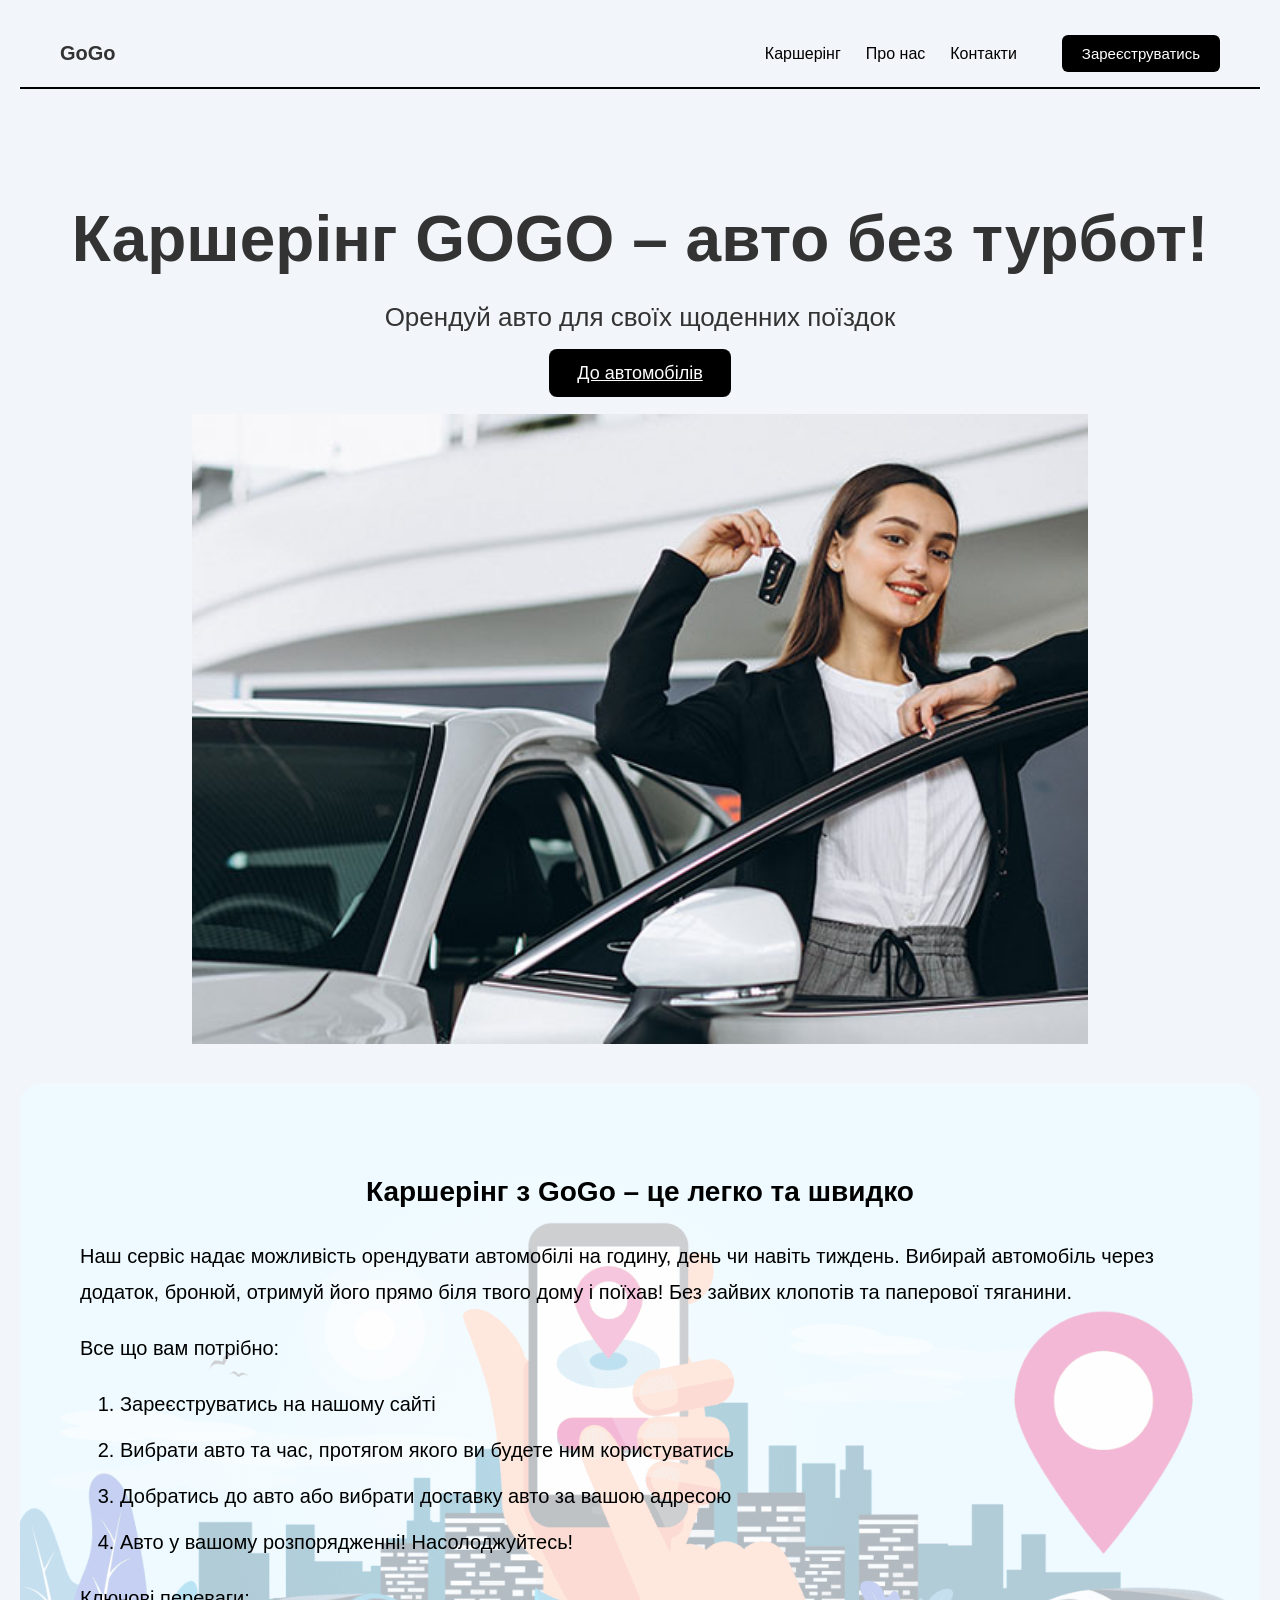
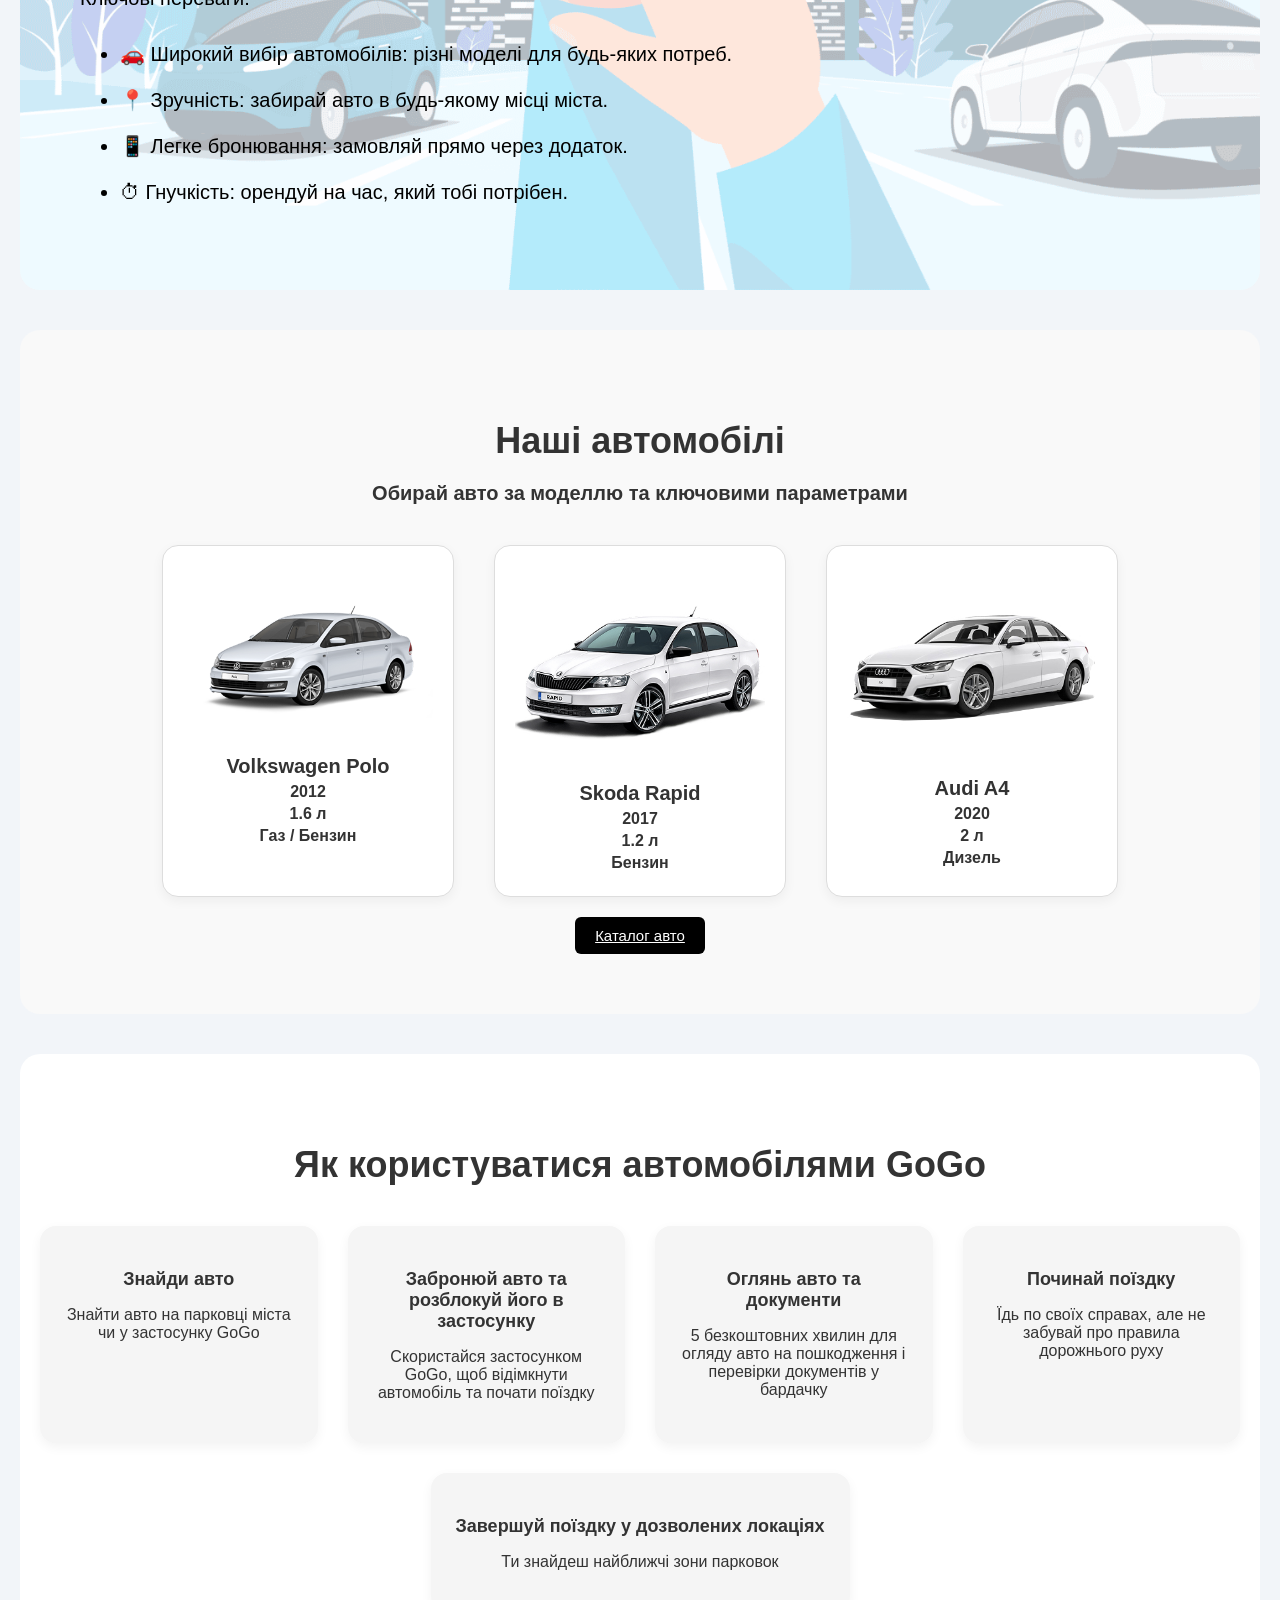
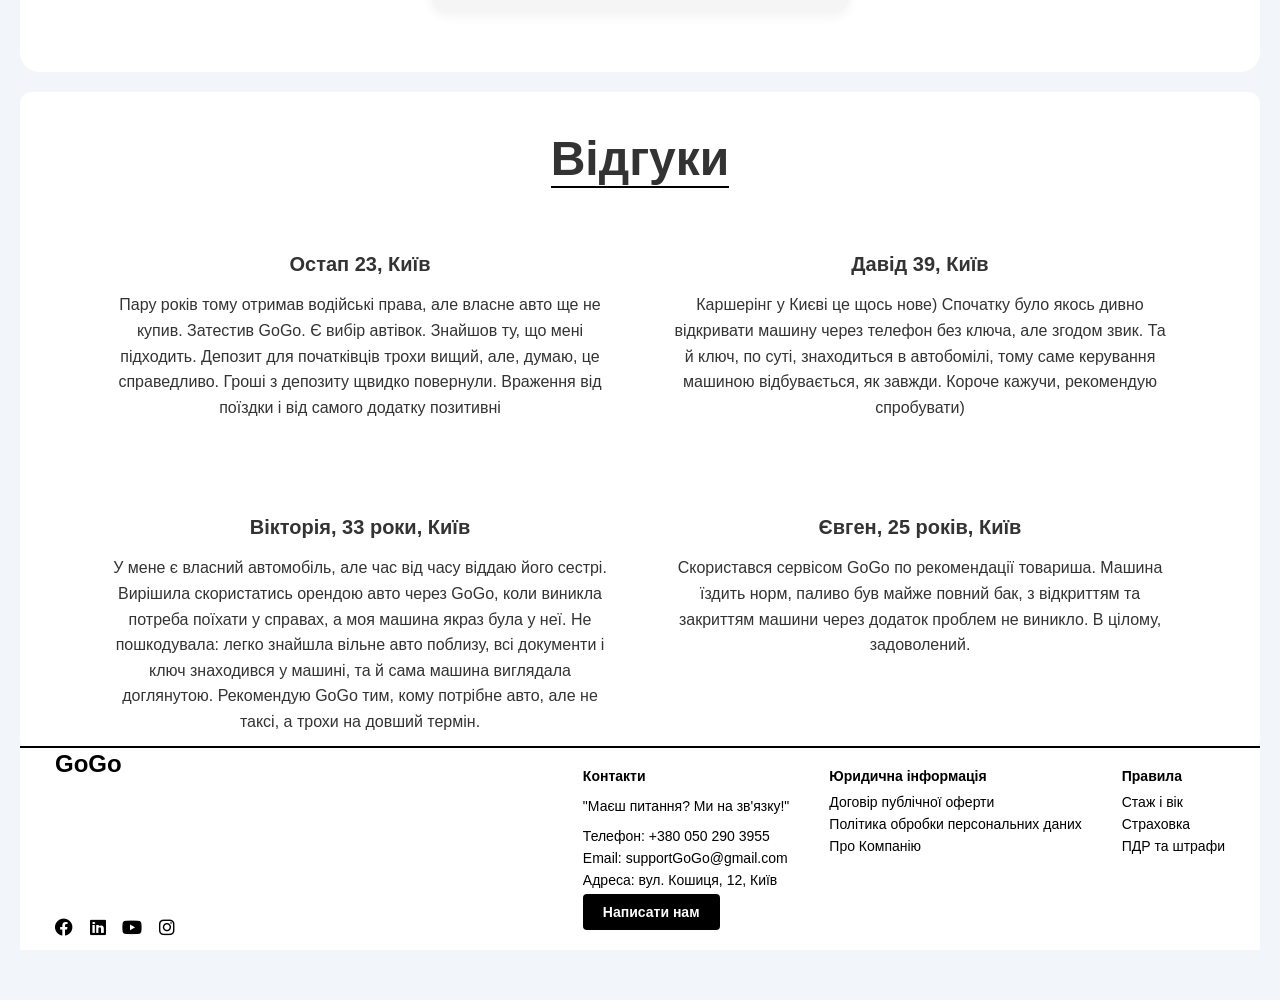
<file: index.html>
<!DOCTYPE html>
<html lang="en">
<head>
    <meta charset="UTF-8">
    <meta name="viewport" content="width=device-width, initial-scale=1.0">
    <title>GoGo</title>
    <link rel="stylesheet" href="https://cdnjs.cloudflare.com/ajax/libs/font-awesome/6.0.0-beta3/css/all.min.css">
    <link rel="stylesheet" href="style.css">
</head>
<body>
  <header>
    <div class="logo">GoGo</div>
    <button class="burger" id="burger">&#9776;</button>
    <nav id="nav-menu">
      <div class="nav-links">
        <a href="#carsharing">Каршерінг</a>
        <a href="#about">Про нас</a>
        <a href="#contacts">Контакти</a>
      </div>
      <a href="register.html" class="cta-button">Зареєструватись</a>
    </nav>
  </header>
  
      <main>
        <section class="hero">
          <h1>Каршерінг GOGO – авто без турбот!</h1>
          <p>Орендуй авто для своїх щоденних поїздок</p>
          <a href="catalog-car.html" class="cta-button">До автомобілів</a>
        </section>
        <img src="images/car_rental.jpg" alt="Жінка біля авто з ключем" class="full-width-image">


        <div class="info" id="carsharing">
            <img src="images/Wie_funktioniert_Carsharing.png" class="bg-img" alt="" />
            <div class="content">
              <h2 class="Carsharing-easy">Каршерінг з GoGo – це легко та швидко</h2>
              <p>
                Наш сервіс надає можливість орендувати автомобілі на годину, день чи навіть тиждень.
                Вибирай автомобіль через додаток, бронюй, отримуй його прямо біля твого дому і поїхав!
                Без зайвих клопотів та паперової тяганини.
              </p>
              <p>Все що вам потрібно:</p>
              <ol>
                <li>Зареєструватись на нашому сайті</li>
                <li>Вибрати авто та час, протягом якого ви будете ним користуватись</li>
                <li>Добратись до авто або вибрати доставку авто за вашою адресою</li>
                <li>Авто у вашому розпорядженні! Насолоджуйтесь!</li>
              </ol>
              <p>Ключові переваги:</p>
              <ul>
                <li>🚗 Широкий вибір автомобілів: різні моделі для будь-яких потреб.</li>
                <li>📍 Зручність: забирай авто в будь-якому місці міста.</li>
                <li>📱 Легке бронювання: замовляй прямо через додаток.</li>
                <li>⏱ Гнучкість: орендуй на час, який тобі потрібен.</li>
              </ul>
            </div>
          </div>

          <section class="car-catalog">
            <h2>Наші автомобілі</h2>
            <p class="catalog-subtitle">Обирай авто за моделлю та ключовими параметрами</p>
            
            <div class="car-list">
              <div class="car-card">
                <img src="images/LS0xao1AdLci7JhLNoEhlD8cupu7wakiKEb0uIne 1.png" alt="Volkswagen Polo">
                <h3>Volkswagen Polo</h3>
                <p>2012</p>
                <p>1.6 л</p>
                <p>Газ / Бензин</p>
              </div>
          
              <div class="car-card">
                <img src="images/fRqNx9UqE1Gr1EHT0FLdpiD9vU59mQGveN4k1gEv 1.jpg" alt="Skoda Rapid">
                <h3>Skoda Rapid</h3>
                <p>2017</p>
                <p>1.2 л</p>
                <p>Бензин</p>
              </div>
          
              <div class="car-card">
                <img src="images/aSGY1SQbxhbsOmUKpiKbn4dw3jSZ5Lz7t6tS65xj 1.jpg" alt="Audi A4">
                <h3>Audi A4</h3>
                <p>2020</p>
                <p>2 л</p>
                <p>Дизель</p>
              </div>
            </div>
          
            <a href="catalog-car.html" class="catalog1-button">Каталог авто</a>
          </section>

          <section class="how-to-use">
            <h2>Як користуватися автомобілями GoGo</h2>
            <div class="steps-grid">
          
              <div class="step">
                <h3>Знайди авто</h3>
                <p>Знайти авто на парковці міста чи у застосунку GoGo</p>
              </div>
          
              <div class="step">
                <h3>Забронюй авто та розблокуй його в застосунку</h3>
                <p>Скористайся застосунком GoGo, щоб відімкнути автомобіль та почати поїздку</p>
              </div>
          
              <div class="step">
                <h3>Оглянь авто та документи</h3>
                <p>5 безкоштовних хвилин для огляду авто на пошкодження і перевірки документів у бардачку</p>
              </div>
          
              <div class="step">
                <h3>Починай поїздку</h3>
                <p>Їдь по своїх справах, але не забувай про правила дорожнього руху</p>
              </div>
          
              <div class="step center">
                <h3>Завершуй поїздку у дозволених локаціях</h3>
                <p>Ти знайдеш найближчі зони парковок</p>
              </section>
      
              <section class="reviews">
                <h2>Відгуки</h2>
                <div class="review-list">

                  <div class="review-card">
                    <h3>Остап 23, Київ</h3>
                    <p>
                      Пару років тому отримав водійські права, але власне авто ще не купив. 
                      Затестив GoGo. Є вибір автівок. Знайшов ту, що мені підходить. Депозит для початківців трохи 
                      вищий, але, думаю, це справедливо. Гроші з депозиту щвидко повернули. Враження від поїздки і 
                      від самого додатку позитивні
                    </p>

                  </div>
                  <div class="review-card">
                    <h3>Давід 39, Київ</h3>
                    <p>
                      Каршерінг у Києві це щось нове) Спочатку було якось дивно відкривати машину через телефон 
                      без ключа, але згодом звик. Та й ключ, по суті, знаходиться в автобомілі, тому саме керування 
                      машиною відбувається, як завжди. Короче кажучи, рекомендую спробувати)
                    </p>

                  </div>

                
                  <div class="review-card">
                    <h3>Вікторія, 33 роки, Київ</h3>
                    <p>
                      У мене є власний автомобіль, але час від часу віддаю його сестрі.
                      Вирішила скористатись орендою авто через GoGo, коли виникла потреба поїхати у справах,
                      а моя машина якраз була у неї. Не пошкодувала: легко знайшла вільне авто поблизу, 
                      всі документи і ключ знаходився у машині, та й сама машина виглядала доглянутою.
                      Рекомендую GoGo тим, кому потрібне авто, але не таксі, а трохи на довший термін.
                    </p>
                  </div>
              
                  <div class="review-card">
                    <h3>Євген, 25 років, Київ</h3>
                    <p>
                      Скористався сервісом GoGo по рекомендації товариша. Машина їздить норм, 
                      паливо був майже повний бак, з відкриттям та закриттям машини через додаток проблем не виникло.
                      В цілому, задоволений.
                    </p>
                  </div>
                </div>
              </section>

              
              <footer class="footer">
                <div class="footer-container">
                <div class="footer-top">
                  <div class="footer-logo">
                    <strong>GoGo</strong>
                    <div class="footer-socials">
                      <a href="https://www.facebook.com/?locale=uk_UA" target="_blank"> <i class="fa-brands fa-facebook"></i></a>
                      <a href="https://ua.linkedin.com/" target="_blank"><i class="fa-brands fa-linkedin"></i></a>
                      <a href="https://www.youtube.com/" target="_blank"><i class="fa-brands fa-youtube"></i></a>
                      <a href="https://www.instagram.com/" target="_blank"><i class="fa-brands fa-instagram"></i></a>
                  </div>
                  </div>

                  <div class="contact1">
                    <div class="footer-column" id="contacts">
                      <h4>Контакти</h4>
                      <p>"Маєш питання? Ми на зв'язку!"</p>
                      <ul>
                        <li>Телефон: +380 050 290 3955</li>
                        <li>Email: supportGoGo@gmail.com</li>
                        <li>Адреса: вул. Кошиця, 12, Київ</li>
                      </ul>
                      <a href="https://workspace.google.com/intl/uk/gmail/" class="contact-button" target="_blank">Написати нам </a>
                    </div>
                  </div>
                  
                  <div class="information">
                    <div class="footer-column"  id="about">
                      <h4>Юридична інформація</h4>
                      <ul>
                        <li><a href="Footer/public.html">Договір публічної оферти</a></li>
                        <li><a href="Footer/ policy.html">Політика обробки персональних даних</a></li>
                        <li><a href="Footer/about-company.html">Про Компанію</a></li>
                      </ul>
                    </div>
                  </div>

                  <div class="rules">
                    <div class="footer-column">
                      <h4>Правила</h4>
                      <ul>
                        <li><a href="Footer/age.html">Стаж і вік</a></li>
                        <li><a href="Footer/ insurance.html">Страховка</a></li>
                        <li><a href="Footer/fines.html">ПДР та штрафи</a></li>
                      </ul>
                    </div>
                  </div>
                </div>
              </div>           
              </footer>
</body>
<script>
  const burger = document.getElementById('burger');
  const nav = document.querySelector('header nav');

  burger.addEventListener('click', () => {
    nav.classList.toggle('active');
  });
</script>

</html>
</file>
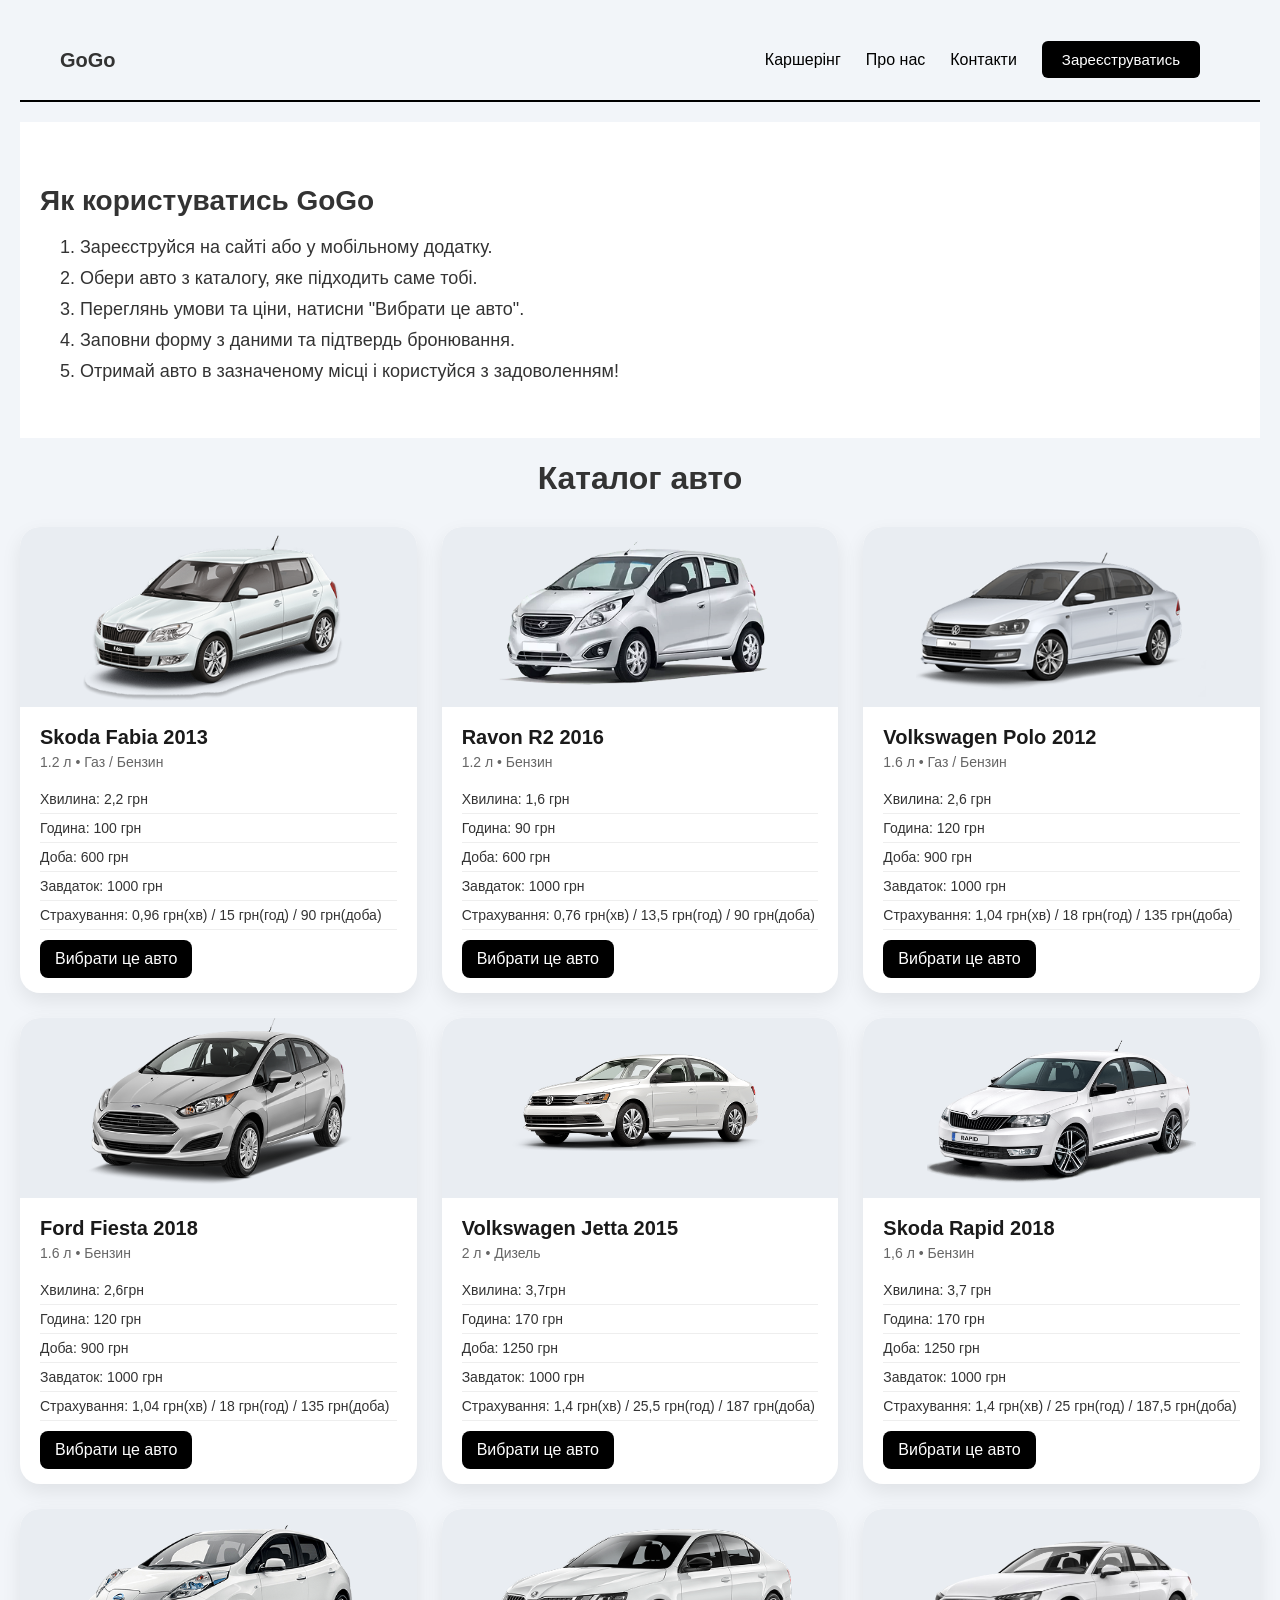
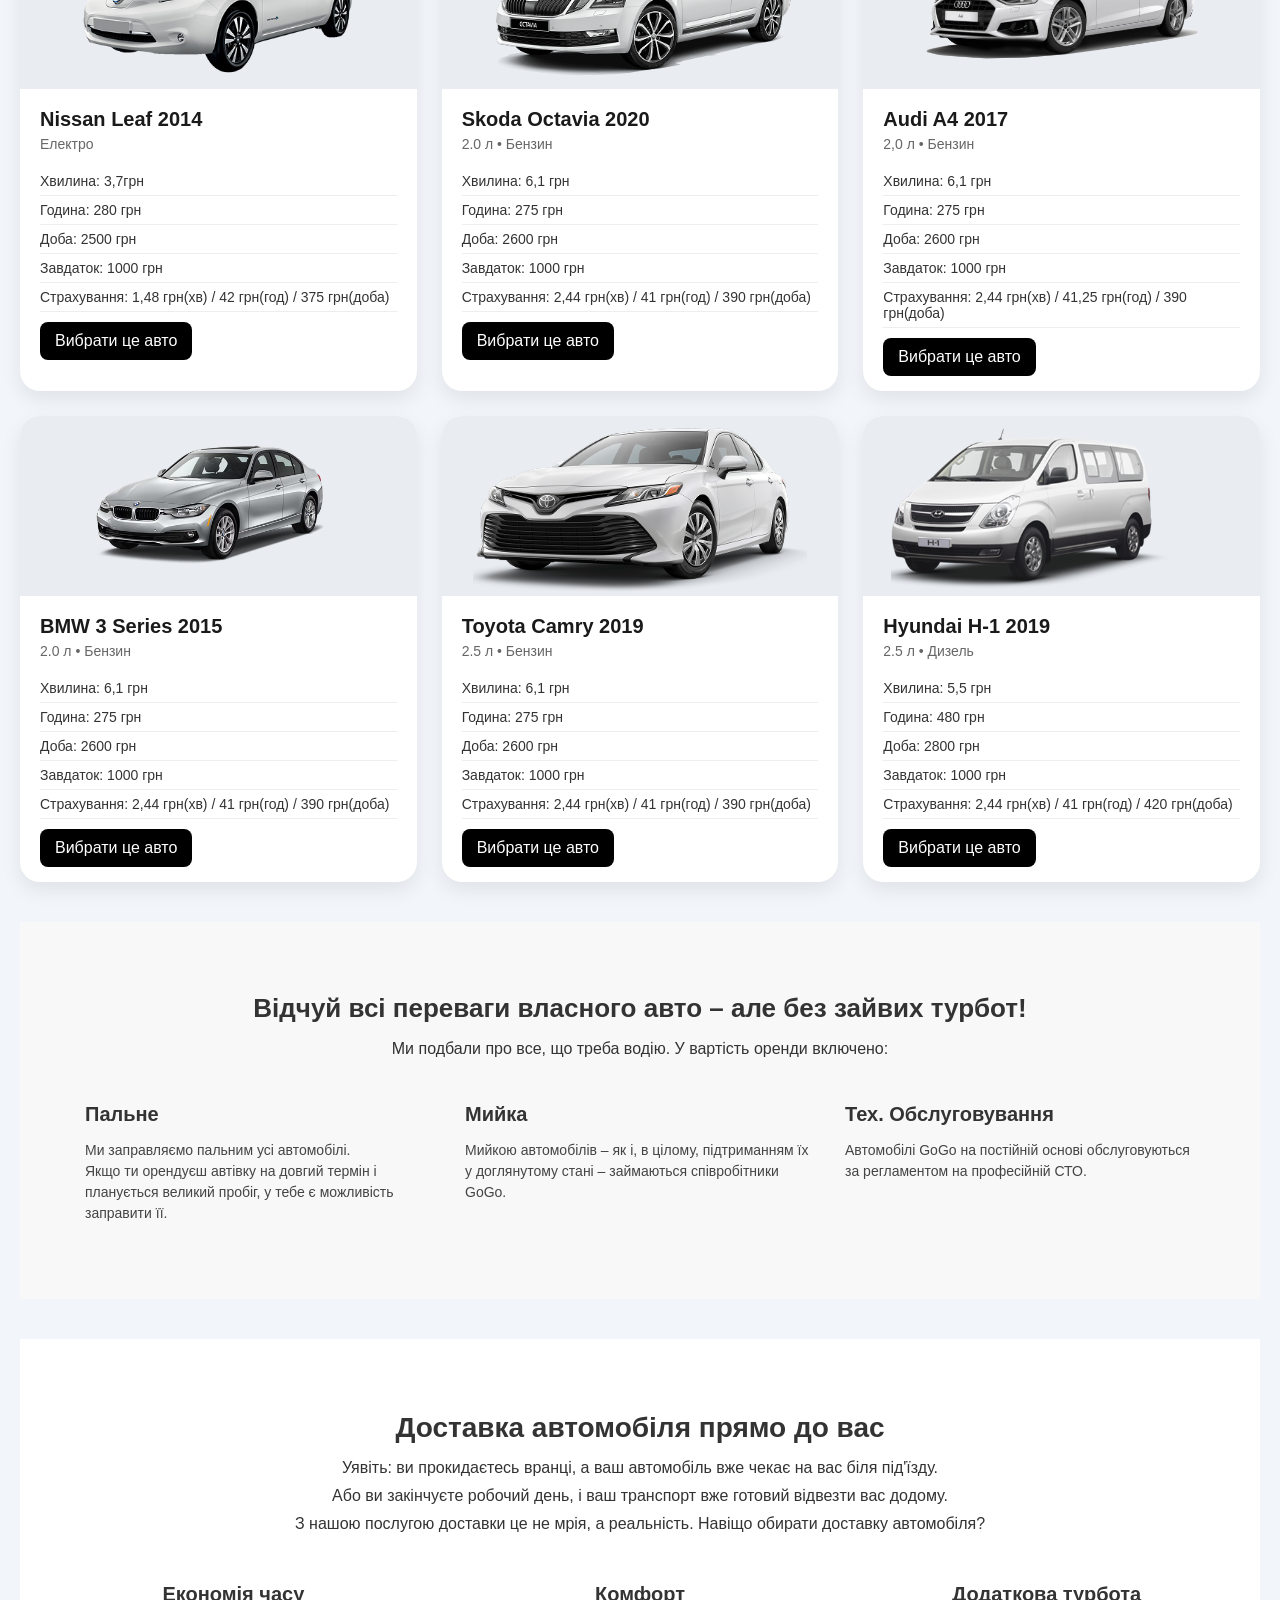
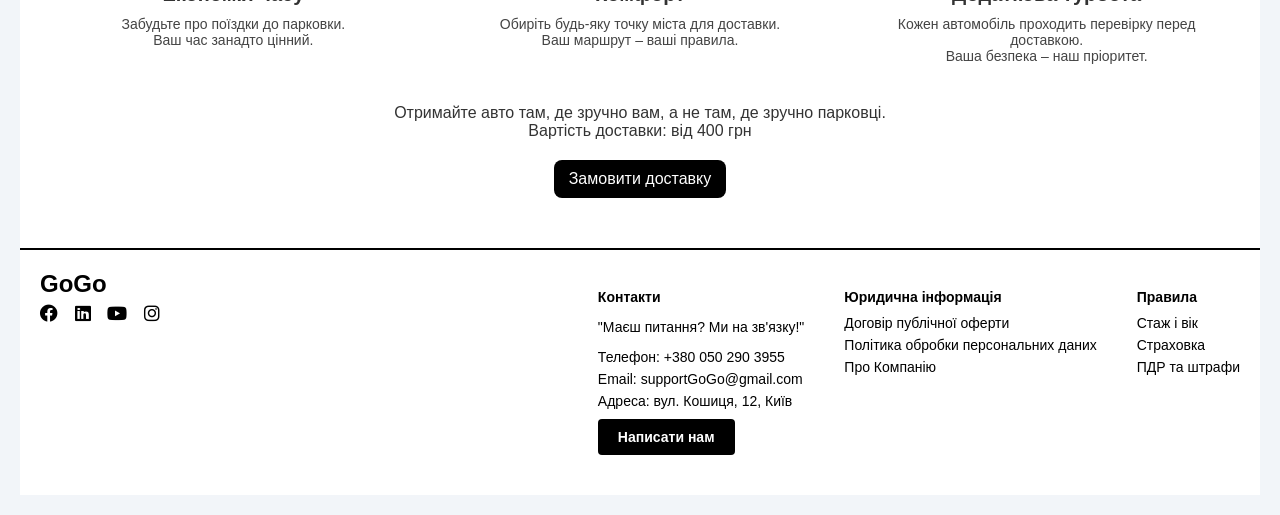
<file: catalog-car.html>
<!DOCTYPE html>
<html lang="uk">
<head>
  <meta charset="UTF-8" />
  <meta name="viewport" content="width=device-width, initial-scale=1.0"/>
  <title>Каталог авто</title>
  <link rel="stylesheet" href="https://cdnjs.cloudflare.com/ajax/libs/font-awesome/6.0.0-beta3/css/all.min.css">
  <link rel="stylesheet" href="catalog.css" />
</head>
<body>
  
  <header class="header">
    <div class="logo">GoGo</div>

    <nav class="nav" id="navbar">
      <ul class="nav-links">
        <li><a href="index.html#carsharing">Каршерінг</a></li>
        <li><a href="index.html#about">Про нас</a></li>
        <li><a href="index.html#contacts">Контакти</a></li>
        <li><a href="register.html" class="cta-button">Зареєструватись</a></li>
      </ul>
    </nav>

    <div class="burger" id="burger">
      <i class="fas fa-bars"></i>
    </div>
  </header>

  <section class="how-to-use">
    <h2>Як користуватись GoGo</h2>
    <ol>
      <li>Зареєструйся на сайті або у мобільному додатку.</li>
      <li>Обери авто з каталогу, яке підходить саме тобі.</li>
      <li>Переглянь умови та ціни, натисни "Вибрати це авто".</li>
      <li>Заповни форму з даними та підтвердь бронювання.</li>
      <li>Отримай авто в зазначеному місці і користуйся з задоволенням!</li>
    </ol>
  </section>

  <div>
  <h1>Каталог авто</h1>

  <div class="catalog">

    <div class="car-card">
      <img src="Images-car/Fabia.png" alt="Skoda Fabia 2013" class="car-img">
      <div class="car-info">
        <h2>Skoda Fabia 2013</h2>
      <p>1.2 л • Газ / Бензин</p> 
        <ul>
          <li>Хвилина: 2,2 грн</li> 
          <li>Година: 100 грн</li>
          <li>Доба: 600 грн</li>
          <li>Завдаток: 1000 грн</li>
          <li>Страхування: 0,96 грн(хв) / 15 грн(год) / 90 грн(доба)</li>
          <a href="Cars-booking/Fabia.html" class="select-button">Вибрати це авто</a>
        </ul>
      </div>
    </div>

    <div class="car-card">
      <img src="Images-car/Ravon.png" alt="Ravon R2 2016" class="car-img">
      <div class="car-info">
        <h2>Ravon R2 2016</h2>
        <p>1.2 л • Бензин</p>
        <ul>
          <li>Хвилина: 1,6 грн</li>
          <li>Година: 90 грн</li>
          <li>Доба: 600 грн</li>
          <li>Завдаток: 1000 грн</li>
          <li>Страхування: 0,76 грн(хв) / 13,5 грн(год) / 90 грн(доба)</li>
        </ul>
        <a href="Cars-booking/Ravon.html" class="select-button">Вибрати це авто</a>
      </div>
    </div>

    <div class="car-card">
      <img src="Images-car/Polo.png" alt="Volkswagen Polo 2012" class="car-img">
      <div class="car-info">
        <h2>Volkswagen Polo 2012</h2>
        <p>1.6 л • Газ / Бензин</p>
        <ul>
          <li>Хвилина: 2,6 грн</li>
          <li>Година: 120 грн</li>
          <li>Доба: 900 грн</li>
          <li>Завдаток: 1000 грн</li>
          <li>Страхування: 1,04 грн(хв) / 18 грн(год) / 135 грн(доба)</li>
        </ul>
        <a href="Cars-booking/Polo.html" class="select-button">Вибрати це авто</a>
      </div>
    </div>

    <div class="car-card">
      <img src="Images-car/Fiesta 1.png" alt="Ford Fieasta" class="car-img">
      <div class="car-info">
        <h2>Ford Fiesta 2018</h2>
        <p> 1.6 л • Бензин</p>
        <ul>
          <li> Хвилина: 2,6грн</li>
          <li>Година: 120 грн</li>
          <li>Доба: 900 грн</li>
          <li>Завдаток: 1000 грн</li>
          <li>Страхування: 1,04 грн(хв) / 18 грн(год) / 135 грн(доба)</li>
        </ul>
        <a href="Cars-booking/Fiesta.html" class="select-button">Вибрати це авто</a>
      </div>
    </div>

    <div class="car-card">
      <img src="Images-car/Jetta.png" alt="Volkswagen Jetta 2015" class="car-img">
      <div class="car-info">
        <h2>Volkswagen Jetta 2015</h2>
        <p> 2 л • Дизель</p>
        <ul>
          <li> Хвилина: 3,7грн</li>
          <li>Година: 170 грн</li>
          <li>Доба: 1250 грн</li>
          <li>Завдаток: 1000 грн</li>
          <li>Страхування: 1,4 грн(хв) / 25,5 грн(год) / 187 грн(доба)</li>
        </ul>
        <a href="Cars-booking/Jetta.html" class="select-button">Вибрати це авто</a>
      </div>
    </div>

    <div class="car-card">
      <img src="Images-car/Rapid.png" alt="Skoda Rapid 2018" class="car-img">
      <div class="car-info">
        <h2>Skoda Rapid 2018</h2>
        <p> 1,6 л • Бензин </p>
        <ul>
          <li> Хвилина: 3,7 грн</li>
          <li>Година: 170 грн</li>
          <li>Доба: 1250 грн</li>
          <li>Завдаток: 1000 грн</li>
          <li>Страхування: 1,4 грн(хв) / 25 грн(год) / 187,5 грн(доба)</li>
        </ul>
        <a href="Cars-booking/Rapid.html" class="select-button">Вибрати це авто</a>
      </div>
    </div>

    <div class="car-card">
      <img src="Images-car/Leaf.png" alt="Nissan Leaf 2014 " class="car-img">
      <div class="car-info">
        <h2>Nissan Leaf 2014</h2>
        <p> Електро </p>
        <ul>
          <li> Хвилина: 3,7грн</li>
          <li>Година: 280 грн</li>
          <li>Доба: 2500 грн</li>
          <li>Завдаток: 1000 грн</li>
          <li>Страхування: 1,48 грн(хв) / 42 грн(год) / 375 грн(доба)</li>
        </ul>
        <a href="Cars-booking/Leaf.html" class="select-button">Вибрати це авто</a>
      </div>
    </div>

    <div class="car-card">
      <img src="Images-car/Octavia.png" alt="Skoda Octavia 2020" class="car-img">
      <div class="car-info">
        <h2>Skoda Octavia 2020</h2>
        <p> 2.0 л • Бензин </p>
        <ul>
          <li> Хвилина: 6,1 грн</li>
          <li>Година: 275 грн</li>
          <li>Доба: 2600 грн</li>
          <li>Завдаток: 1000 грн</li>
          <li>Страхування: 2,44 грн(хв) / 41 грн(год) / 390 грн(доба)</li>
        </ul>
        <a href="Cars-booking/Octavia.html" class="select-button">Вибрати це авто</a>
      </div>
    </div>

    <div class="car-card">
      <img src="Images-car/Audi.png" alt="Audi A4 2017" class="car-img">
      <div class="car-info">
        <h2>Audi A4 2017</h2>
        <p> 2,0 л • Бензин </p>
        <ul>
          <li> Хвилина: 6,1 грн</li>
          <li>Година: 275 грн</li>
          <li>Доба: 2600 грн</li>
          <li>Завдаток: 1000 грн</li>
          <li>Страхування: 2,44 грн(хв) / 41,25 грн(год) / 390 грн(доба)</li>
        </ul>
        <a href="Cars-booking/Audi.html" class="select-button">Вибрати це авто</a>
      </div>
    </div>


    <div class="car-card">
      <img src="Images-car/Bmw 3.png" alt="BMW 3 Series 2015" class="car-img">
      <div class="car-info">
        <h2>BMW 3 Series 2015</h2>
        <p> 2.0 л • Бензин </p>
        <ul>
          <li> Хвилина: 6,1 грн</li>
          <li>Година: 275 грн</li>
          <li>Доба: 2600 грн</li>
          <li>Завдаток: 1000 грн</li>
          <li>Страхування: 2,44 грн(хв) / 41 грн(год) / 390 грн(доба)</li>
        </ul>
        <a href="Cars-booking/BMW.HTML" class="select-button">Вибрати це авто</a>
      </div>
    </div>

    <div class="car-card">
      <img src="Images-car/cAMRY.png" alt="Toyota Camry 2019" class="car-img">
      <div class="car-info">
        <h2>Toyota Camry 2019</h2>
        <p> 2.5 л • Бензин </p>
        <ul>
          <li> Хвилина: 6,1 грн</li>
          <li>Година: 275 грн</li>
          <li>Доба: 2600 грн</li>
          <li>Завдаток: 1000 грн</li>
          <li>Страхування: 2,44 грн(хв) / 41 грн(год) / 390 грн(доба)</li>
        </ul>
        <a href="Cars-booking/Camry.html" class="select-button">Вибрати це авто</a>
      </div>
    </div>

    <div class="car-card">
      <img src="Images-car/bUS.png" alt="Hyundai H-1 2019" class="car-img">
      <div class="car-info">
        <h2>Hyundai H-1 2019</h2>
        <p> 2.5 л • Дизель </p>
        <ul>
          <li> Хвилина: 5,5 грн</li>
          <li>Година: 480 грн</li>
          <li>Доба: 2800 грн</li>
          <li>Завдаток: 1000 грн</li>
          <li>Страхування: 2,44 грн(хв) / 41 грн(год) / 420 грн(доба)</li>
        </ul>
        <a href="Cars-booking/Hyundai.html" class="select-button">Вибрати це авто</a>
      </div>
    </div>
  </div>

  <section class="included-services">
    <h2>Відчуй всі переваги власного авто – але без зайвих турбот!</h2>
    <p>Ми подбали про все, що треба водію. У вартість оренди включено:</p>
  
    <div class="services-grid">
      <div>
        <h3>Пальне</h3>
        <p>Ми заправляємо пальним усі автомобілі.<br>
        Якщо ти орендуєш автівку на довгий термін і планується великий пробіг, у тебе є можливість заправити її.</p>
      </div>
      <div>
        <h3>Мийка</h3>
        <p>Мийкою автомобілів – як і, в цілому, підтриманням їх у доглянутому стані – займаються співробітники GoGo.</p>
      </div>
      <div>
        <h3>Тех. Обслуговування</h3>
        <p>Автомобілі GoGo на постійній основі обслуговуються за регламентом на професійній СТО.</p>
      </div>
    </div>
  </section>  


    <section class="car-delivery">
      <h2>Доставка автомобіля прямо до вас</h2>
      <p>Уявіть: ви прокидаєтесь вранці, а ваш автомобіль вже чекає на вас біля під'їзду.</p>
      <p>Або ви закінчуєте робочий день, і ваш транспорт вже готовий відвезти вас додому.</p>
      <p>З нашою послугою доставки це не мрія, а реальність. Навіщо обирати доставку автомобіля?</p>
    
      <div class="delivery-benefits">
        <div>
          <h3>Економія часу</h3>
          <p>Забудьте про поїздки до парковки.<br>Ваш час занадто цінний.</p>
        </div>
        <div>
          <h3>Комфорт</h3>
          <p>Обиріть будь-яку точку міста для доставки.<br>Ваш маршрут – ваші правила.</p>
        </div>
        <div>
          <h3>Додаткова турбота</h3>
          <p>Кожен автомобіль проходить перевірку перед доставкою.<br>Ваша безпека – наш пріоритет.</p>
        </div>
      </div>
    
      <p class="delivery-note">Отримайте авто там, де зручно вам, а не там, де зручно парковці.<br>Вартість доставки: від 400 грн</p>
      <a href="delivery.html" class="select-button">Замовити доставку</a>
    </section>
    

    <footer class="footer">
      <div class="footer-container">
      <div class="footer-top">
        <div class="footer-logo">
          <strong>GoGo</strong>
          <div class="footer-socials">
            <a href="https://www.facebook.com/?locale=uk_UA" target="_blank"> <i class="fa-brands fa-facebook"></i></a>
            <a href="https://ua.linkedin.com/" target="_blank"><i class="fa-brands fa-linkedin"></i></a>
            <a href="https://www.youtube.com/" target="_blank"><i class="fa-brands fa-youtube"></i></a>
            <a href="https://www.instagram.com/" target="_blank"><i class="fa-brands fa-instagram"></i></a>
        </div>
        </div>

        <div class="contact1">
          <div class="footer-column" id="contacts">
            <h4>Контакти</h4>
            <p>"Маєш питання? Ми на зв'язку!"</p>
            <ul>
              <li>Телефон: +380 050 290 3955</li>
              <li>Email: supportGoGo@gmail.com</li>
              <li>Адреса: вул. Кошиця, 12, Київ</li>
            </ul>
            <a href="https://workspace.google.com/intl/uk/gmail/" class="contact-button" target="_blank">Написати нам </a>
          </div>
        </div>
        
        <div class="information">
          <div class="footer-column"  id="about">
            <h4>Юридична інформація</h4>
            <ul>
              <li><a href="Footer/public.html">Договір публічної оферти</a></li>
              <li><a href="Footer/ policy.html">Політика обробки персональних даних</a></li>
              <li><a href="Footer/about-company.html">Про Компанію</a></li>
            </ul>
          </div>
        </div>

        <div class="rules">
          <div class="footer-column">
            <h4>Правила</h4>
            <ul>
              <li><a href="Footer/age.html">Стаж і вік</a></li>
              <li><a href="Footer/ insurance.html">Страховка</a></li>
              <li><a href="Footer/fines.html">ПДР та штрафи</a></li>
            </ul>
          </div>
        </div>
      </div>
    </div>           
    </footer>
</body>
<script>
  const burger = document.getElementById('burger');
  const navLinks = document.querySelector('.nav-links');

  burger.addEventListener('click', () => {
    navLinks.classList.toggle('active');
  });
</script>

</html>
</file>
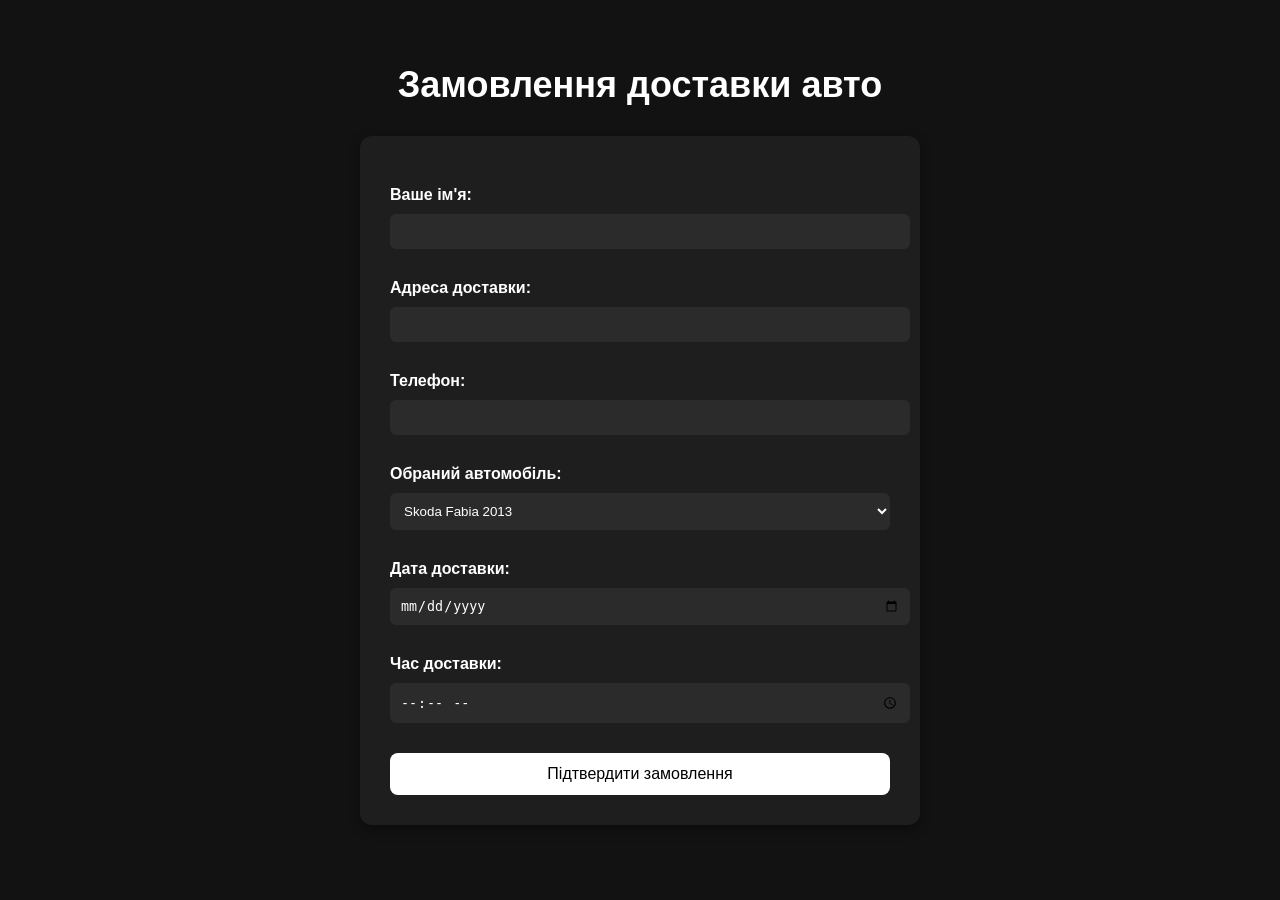
<file: delivery.html>
<!DOCTYPE html>
<html lang="uk">
<head>
  <meta charset="UTF-8" />
  <meta name="viewport" content="width=device-width, initial-scale=1.0"/>
  <title>Замовлення доставки авто</title>
  <style>
    body {
      background-color: #121212;
      color: #fff;
      font-family: 'Segoe UI', sans-serif;
      margin: 0;
      padding: 40px 20px;
      display: flex;
      flex-direction: column;
      align-items: center;
    }

    h1 {
      font-size: 36px;
      margin-bottom: 30px;
      color: #fff;
    }

    form {
      background-color: #1e1e1e;
      padding: 30px;
      border-radius: 12px;
      max-width: 500px;
      width: 100%;
      box-shadow: 0 4px 12px rgba(0, 0, 0, 0.4);
    }

    label {
      display: block;
      margin-bottom: 10px;
      margin-top: 20px;
      font-weight: bold;
    }

    input, select {
      width: 100%;
      padding: 10px;
      margin-bottom: 10px;
      border: none;
      border-radius: 6px;
      background-color: #2b2b2b;
      color: #fff;
    }

    button {
      background-color: #fff;
      color: #000;
      padding: 12px 20px;
      font-size: 16px;
      border: none;
      border-radius: 8px;
      cursor: pointer;
      margin-top: 20px;
      width: 100%;
    }

    button:hover {
      background-color: #ccc;
    }
  </style>
</head>
<body>
  <h1>Замовлення доставки авто</h1>
  <form id="deliveryForm">
    <label for="name">Ваше ім'я:</label>
    <input type="text" id="name" name="name" required />

    <label for="address">Адреса доставки:</label>
    <input type="text" id="address" name="address" required />

    <label for="phone">Телефон:</label>
    <input type="tel" id="phone" name="phone" required />

    <label for="car">Обраний автомобіль:</label>
    <select id="car" name="car">
      <option>Skoda Fabia 2013</option>
      <option>Ravon R2 2016</option>
      <option>Volkswagen Polo 2012</option>
      <option>Ford Fiesta 2018</option>
      <option>Volkswagen Jetta 2015</option>
      <option>Nissan Leaf 2014</option>
      <option>Skoda Octavia 2020</option>
      <option>BMW 3 Series 2015</option>
      <option>Toyota Camry 2019</option>
      <option>Hyundai H-1 2019</option>
      <option>Skoda Rapid 2018</option>
      <option>Audi A4 2017</option>
    </select>

    <label for="date">Дата доставки:</label>
    <input type="date" id="date" name="date" required />

    <label for="time">Час доставки:</label>
    <input type="time" id="time" name="time" required />

    <button type="submit">Підтвердити замовлення</button>
  </form>

  <script>
    document.getElementById("deliveryForm").addEventListener("submit", function(e) {
      e.preventDefault();
      alert("Замовлення доставки оформлено успішно!");
      this.reset();
    });
  </script>
</body>
</html>
</file>
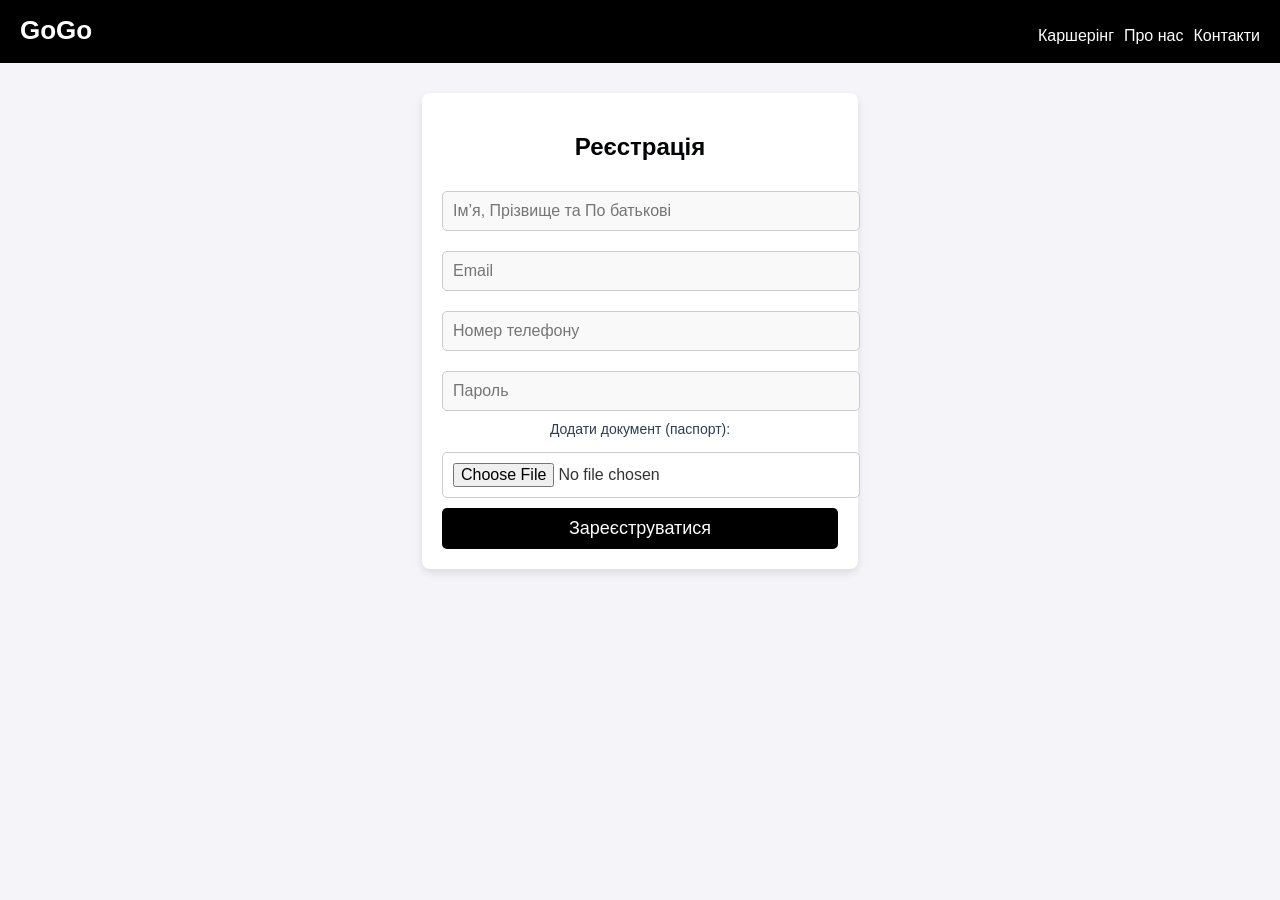
<file: register.html>
<!DOCTYPE html>
<html lang="uk">
<head>
  <meta charset="UTF-8" />
  <meta name="viewport" content="width=device-width, initial-scale=1.0"/>
  <title>Реєстрація – GoGo</title>
  <link rel="stylesheet" href="style.css" />
  <style>
    body {
      font-family: 'Segoe UI', Tahoma, Geneva, Verdana, sans-serif;
      background-color: #f4f4f9;
      margin: 0;
      padding: 0;
      display: flex;
      flex-direction: column;
      align-items: center;
    }
  
    header {
      width: 100%;
      background-color: #000000;
      color: white;
      padding: 15px 10px;
      text-align: center;
    }
  
    .logo {
      font-size: 26px;
      font-weight: bold;
      margin-left: 20px;
    }
  
    nav .nav-links {
      margin-top: 10px;
      display: flex;
      flex-wrap: wrap;
      justify-content: center;
      gap: 10px;
    }
  
    nav .nav-links a {
      color: white;
      text-decoration: none;
      font-size: 16px;
    }
  
    nav .nav-links a:hover {
      text-decoration: underline;
    }
  
    .register-form {
      background-color: white;
      padding: 20px;
      border-radius: 8px;
      box-shadow: 0 4px 8px rgba(0, 0, 0, 0.1);
      width: 90%;
      max-width: 400px;
      margin: 30px auto;
    }
  
    .register-form h1 {
      text-align: center;
      color: #020304;
      margin-bottom: 20px;
      font-size: 24px;
    }
  
    .register-form input {
      width: 100%;
      padding: 10px;
      margin: 10px 0;
      border: 1px solid #ccc;
      border-radius: 5px;
      font-size: 16px;
      background-color: #f9f9f9;
    }
  
    .register-form input[type="file"] {
      background-color: white;
    }
  
    .cta-button {
      background-color: #000000;
      color: white;
      padding: 10px 15px;
      border: none;
      border-radius: 5px;
      font-size: 18px;
      cursor: pointer;
      width: 100%;
    }
  
    .cta-button:hover {
      background-color: #34495e;
    }
  
    .cta-button:active {
      background-color: #1abc9c;
    }
  
    .success-message {
      display: none;
      text-align: center;
      margin-top: 20px;
      color: green;
      font-size: 16px;
    }
  
    .file-label {
      font-size: 14px;
      color: #2c3e50;
      margin-bottom: 5px;
      display: block;
    }
  
    @media (max-width: 480px) {
      .logo {
        font-size: 22px;
      }
  
      .register-form h1 {
        font-size: 20px;
      }
  
      .register-form input {
        font-size: 15px;
      }
  
      .cta-button {
        font-size: 16px;
      }
  
      nav .nav-links a {
        font-size: 14px;
      }
    }
  </style>
  
</head>
<body>
  <header>
    <div class="logo">GoGo</div>
    <nav>
      <div class="nav-links">
        <a href="index.html#carsharing">Каршерінг</a>
        <a href="index.html#about">Про нас</a>
        <a href="index.html#contacts">Контакти</a>
      </div>
    </nav>
  </header>

  <main>
    <section class="register-form">
      <h1>Реєстрація</h1>
      <form id="registration-form">
        <input type="text" id="name" placeholder="Ім’я, Прізвище та По батькові" required />
        <input type="email" id="email" placeholder="Email" required />
        <input type="tel" id="phone" placeholder="Номер телефону" required />
        <input type="password" id="password" placeholder="Пароль" required />
        <label for="passport" class="file-label">Додати документ (паспорт):</label>
        <input type="file" id="passport" accept="image/*" />
        
        <button type="submit" class="cta-button">Зареєструватися</button>
      </form>
      <div class="success-message" id="success-message">Реєстрація успішна!</div>
    </section>
  </main>

  <script>
    // Функція для обробки натискання на кнопку реєстрації
    document.getElementById('registration-form').addEventListener('submit', function(event) {
      event.preventDefault(); // Запобігає перезавантаженню сторінки
      // Виводимо повідомлення про успіх
      document.getElementById('success-message').style.display = 'block';
    });
  </script>
</body>
</html>
</file>
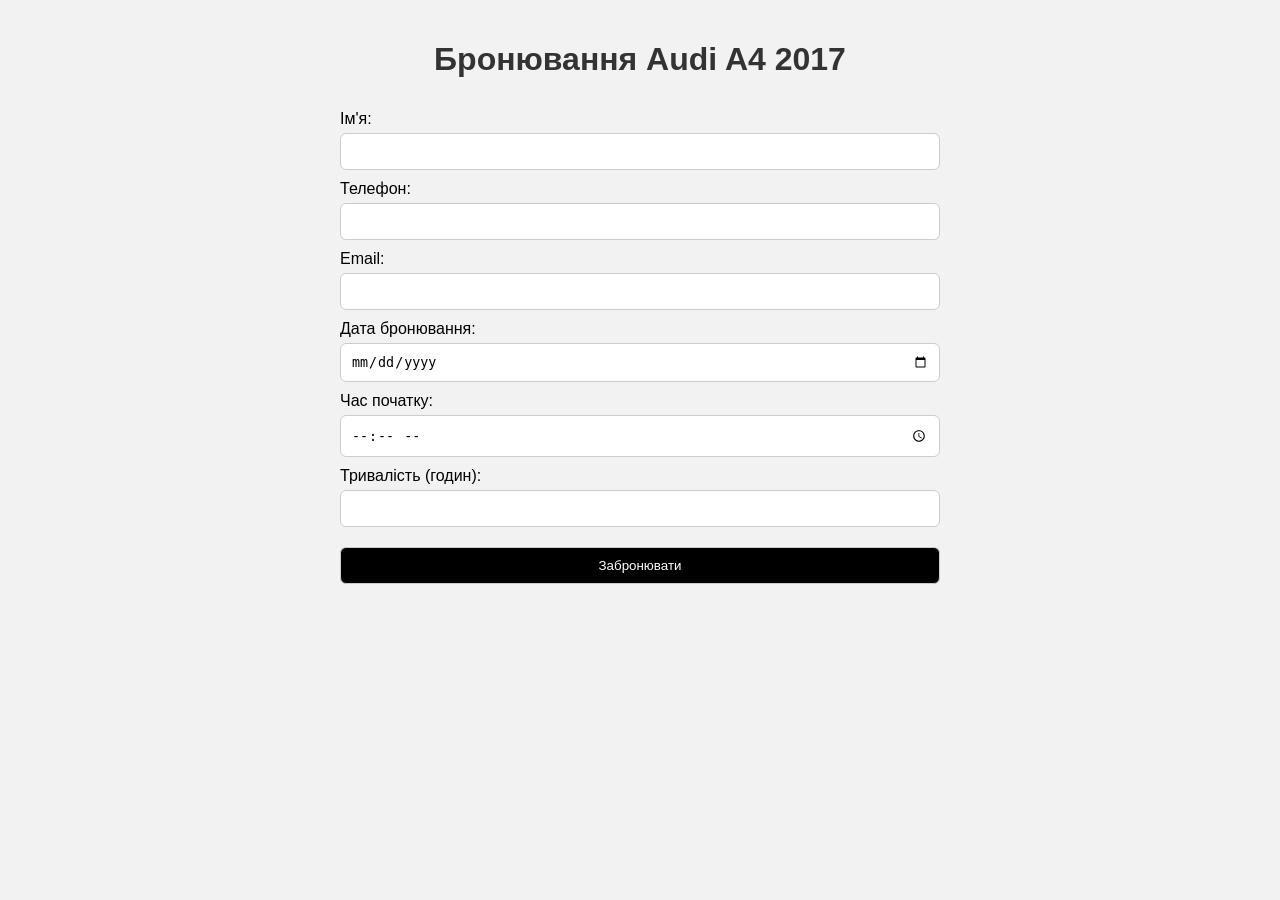
<file: Cars-booking/Audi.html>
<!DOCTYPE html>
<html lang="uk">
<head>
  <meta charset="UTF-8" />
  <meta name="viewport" content="width=device-width, initial-scale=1.0"/>
  <title>Бронювання авто</title>
  <link rel="stylesheet" href="booking.css" />
  <style>
    .success-message {
      display: none;
      margin-top: 20px;
      color: green;
      font-weight: bold;
      font-size: 18px;
    }
  </style>
</head>
<body>
  <h1>Бронювання Audi A4 2017</h1>

  <form id="bookingForm" action="submit-booking.php" method="POST" class="booking-form">
    <label for="name">Ім'я:</label>
    <input type="text" id="name" name="name" required />

    <label for="phone">Телефон:</label>
    <input type="tel" id="phone" name="phone" required />

    <label for="email">Email:</label>
    <input type="email" id="email" name="email" required />

    <label for="date">Дата бронювання:</label>
    <input type="date" id="date" name="date" required />

    <label for="time">Час початку:</label>
    <input type="time" id="time" name="time" required />

    <label for="duration">Тривалість (годин):</label>
    <input type="number" id="duration" name="duration" min="1" required />

    <input type="hidden" name="car" value="Audi A4 2017" />

    <button type="submit">Забронювати</button>
  </form>
  <div class="success-message" id="successMessage">Бронювання успішне!</div>
  <script>
    document.getElementById("bookingForm").addEventListener("submit", function(e) {
      e.preventDefault(); 
      document.getElementById("successMessage").style.display = "block";
      this.reset(); 
    });
  </script>
</body>
</html>
</file>
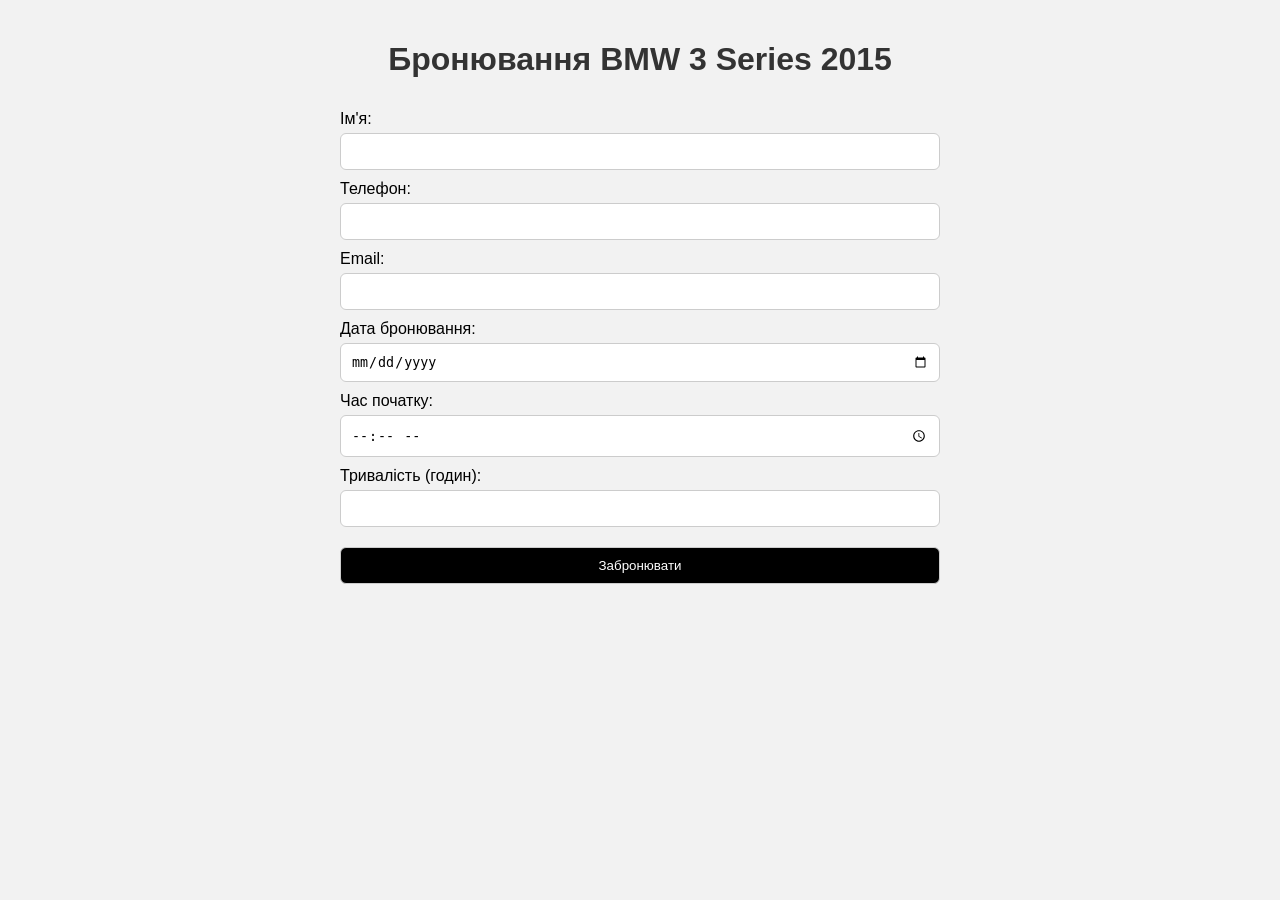
<file: Cars-booking/BMW.HTML>
<!DOCTYPE html>
<html lang="uk">
<head>
  <meta charset="UTF-8" />
  <meta name="viewport" content="width=device-width, initial-scale=1.0"/>
  <title>Бронювання авто</title>
  <link rel="stylesheet" href="booking.css" />
  <style>
    .success-message {
      display: none;
      margin-top: 20px;
      color: green;
      font-weight: bold;
      font-size: 18px;
    }
  </style>
</head>
<body>
  <h1>Бронювання BMW 3 Series 2015</h1>

  <form id="bookingForm" action="submit-booking.php" method="POST" class="booking-form">
    <label for="name">Ім'я:</label>
    <input type="text" id="name" name="name" required />

    <label for="phone">Телефон:</label>
    <input type="tel" id="phone" name="phone" required />

    <label for="email">Email:</label>
    <input type="email" id="email" name="email" required />

    <label for="date">Дата бронювання:</label>
    <input type="date" id="date" name="date" required />

    <label for="time">Час початку:</label>
    <input type="time" id="time" name="time" required />

    <label for="duration">Тривалість (годин):</label>
    <input type="number" id="duration" name="duration" min="1" required />

    <input type="hidden" name="car" value="BMW 3 Series 2015" />

    <button type="submit">Забронювати</button>
  </form>
  <div class="success-message" id="successMessage">Бронювання успішне!</div>
  <script>
    document.getElementById("bookingForm").addEventListener("submit", function(e) {
      e.preventDefault(); 
      document.getElementById("successMessage").style.display = "block";
      this.reset(); 
    });
  </script>
</body>
</html>
</file>
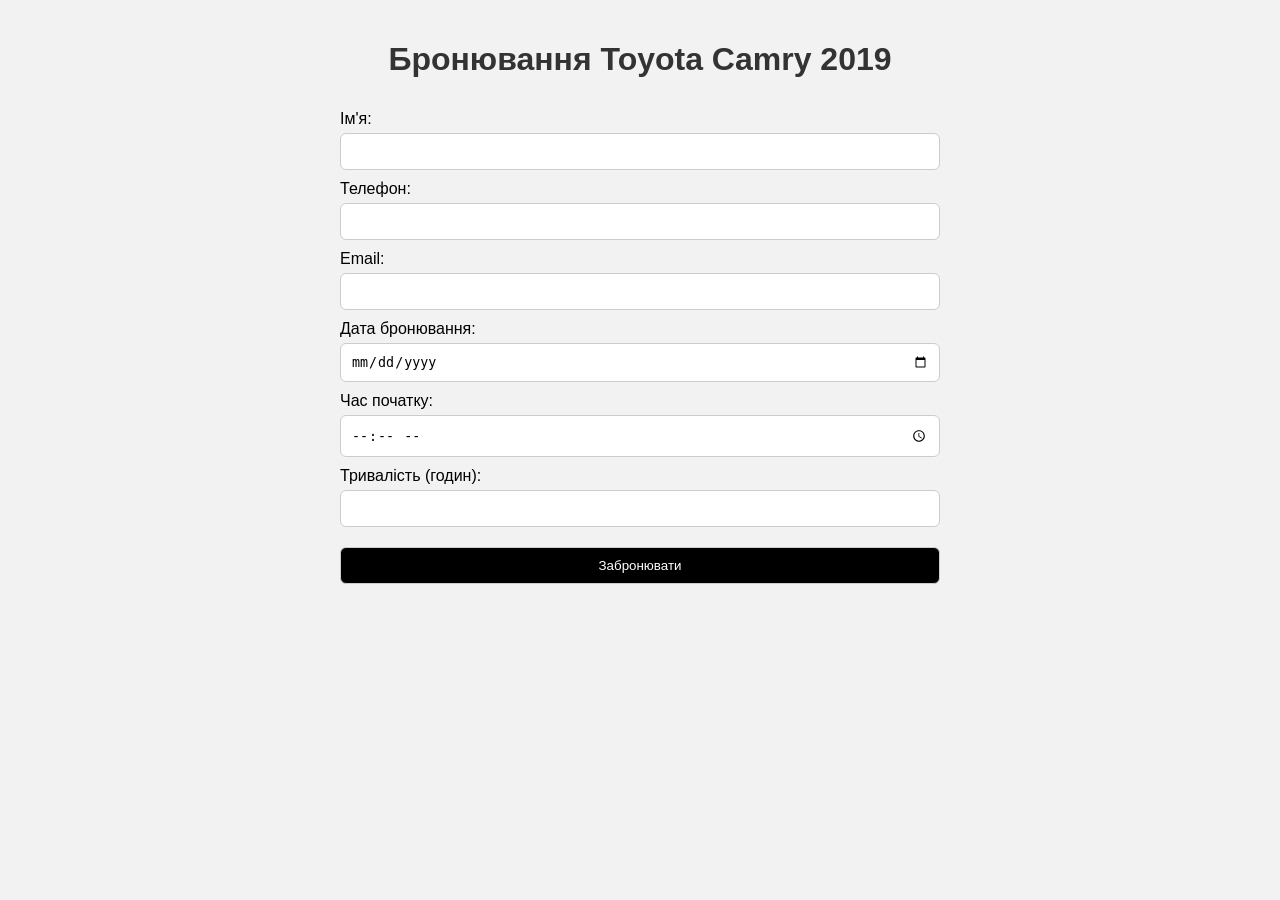
<file: Cars-booking/Camry.html>
<!DOCTYPE html>
<html lang="uk">
<head>
  <meta charset="UTF-8" />
  <meta name="viewport" content="width=device-width, initial-scale=1.0"/>
  <title>Бронювання авто</title>
  <link rel="stylesheet" href="booking.css" />
  <style>
    .success-message {
      display: none;
      margin-top: 20px;
      color: green;
      font-weight: bold;
      font-size: 18px;
    }
  </style>
</head>
<body>
  <h1>Бронювання Toyota Camry 2019</h1>

  <form id="bookingForm" action="submit-booking.php" method="POST" class="booking-form">
    <label for="name">Ім'я:</label>
    <input type="text" id="name" name="name" required />

    <label for="phone">Телефон:</label>
    <input type="tel" id="phone" name="phone" required />

    <label for="email">Email:</label>
    <input type="email" id="email" name="email" required />

    <label for="date">Дата бронювання:</label>
    <input type="date" id="date" name="date" required />

    <label for="time">Час початку:</label>
    <input type="time" id="time" name="time" required />

    <label for="duration">Тривалість (годин):</label>
    <input type="number" id="duration" name="duration" min="1" required />

    <input type="hidden" name="car" value="Toyota Camry 2019" />

    <button type="submit">Забронювати</button>
  </form>
  <div class="success-message" id="successMessage">Бронювання успішне!</div>
  <script>
    document.getElementById("bookingForm").addEventListener("submit", function(e) {
      e.preventDefault(); 
      document.getElementById("successMessage").style.display = "block";
      this.reset(); 
    });
  </script>
</body>
</html>
</file>
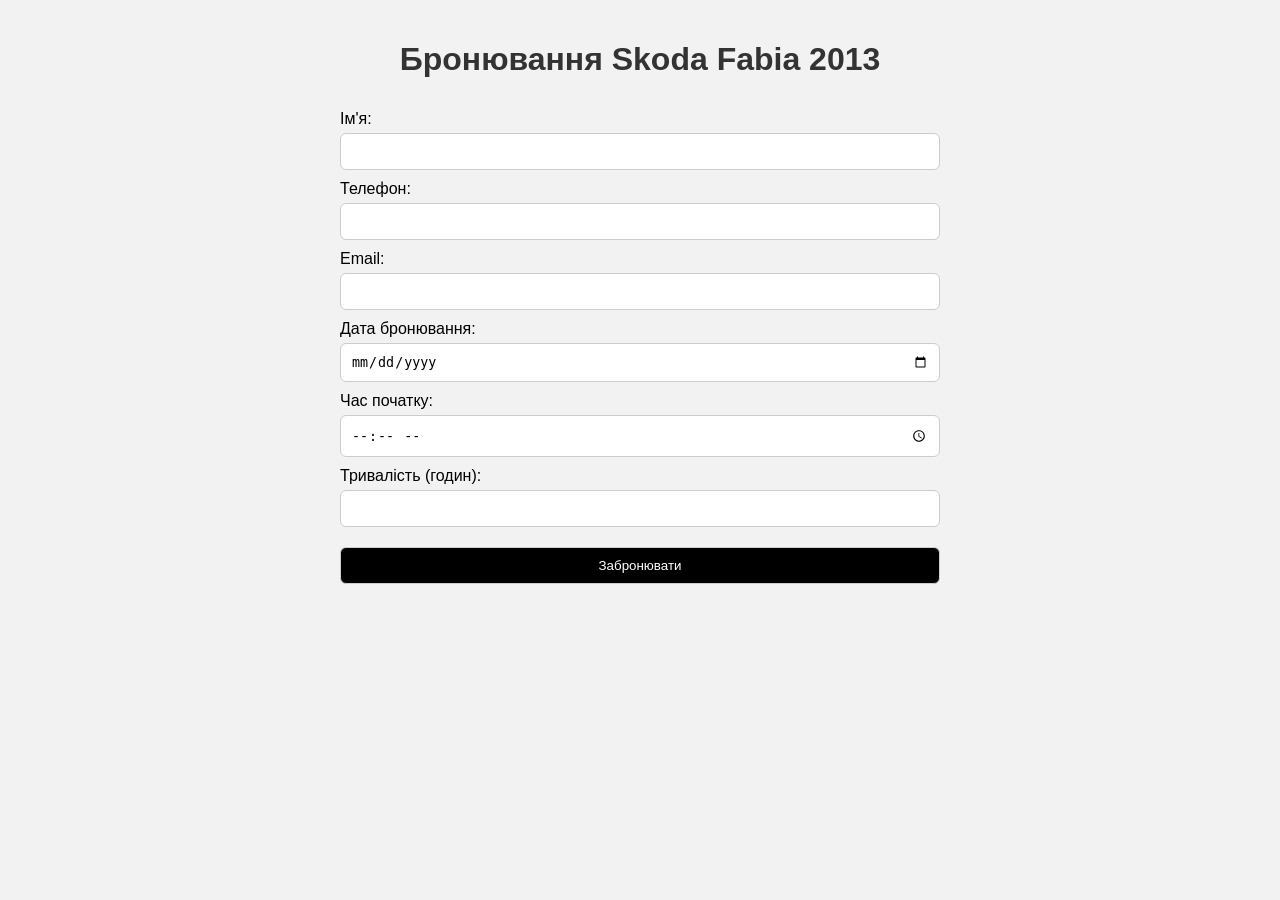
<file: Cars-booking/Fabia.html>
<!DOCTYPE html>
<html lang="uk">
<head>
  <meta charset="UTF-8" />
  <meta name="viewport" content="width=device-width, initial-scale=1.0"/>
  <title>Бронювання авто</title>
  <link rel="stylesheet" href="booking.css" />
  <style>
    .success-message {
      display: none;
      margin-top: 20px;
      color: green;
      font-weight: bold;
      font-size: 18px;
    }
  </style>
</head>
<body>
  <h1>Бронювання Skoda Fabia 2013</h1>

  <form id="bookingForm" class="booking-form">
    <label for="name">Ім'я:</label>
    <input type="text" id="name" name="name" required />

    <label for="phone">Телефон:</label>
    <input type="tel" id="phone" name="phone" required />

    <label for="email">Email:</label>
    <input type="email" id="email" name="email" required />

    <label for="date">Дата бронювання:</label>
    <input type="date" id="date" name="date" required />

    <label for="time">Час початку:</label>
    <input type="time" id="time" name="time" required />

    <label for="duration">Тривалість (годин):</label>
    <input type="number" id="duration" name="duration" min="1" required />

    <input type="hidden" name="car" value="Skoda Fabia 2013" />

    <button type="submit">Забронювати</button>
  </form>

  <div class="success-message" id="successMessage">Бронювання успішне!</div>

  <script>
    document.getElementById("bookingForm").addEventListener("submit", function(e) {
      e.preventDefault(); // зупиняє відправку форми на сервер
      document.getElementById("successMessage").style.display = "block";
      this.reset(); // очищає форму
    });
  </script>
</body>
</html>
</file>
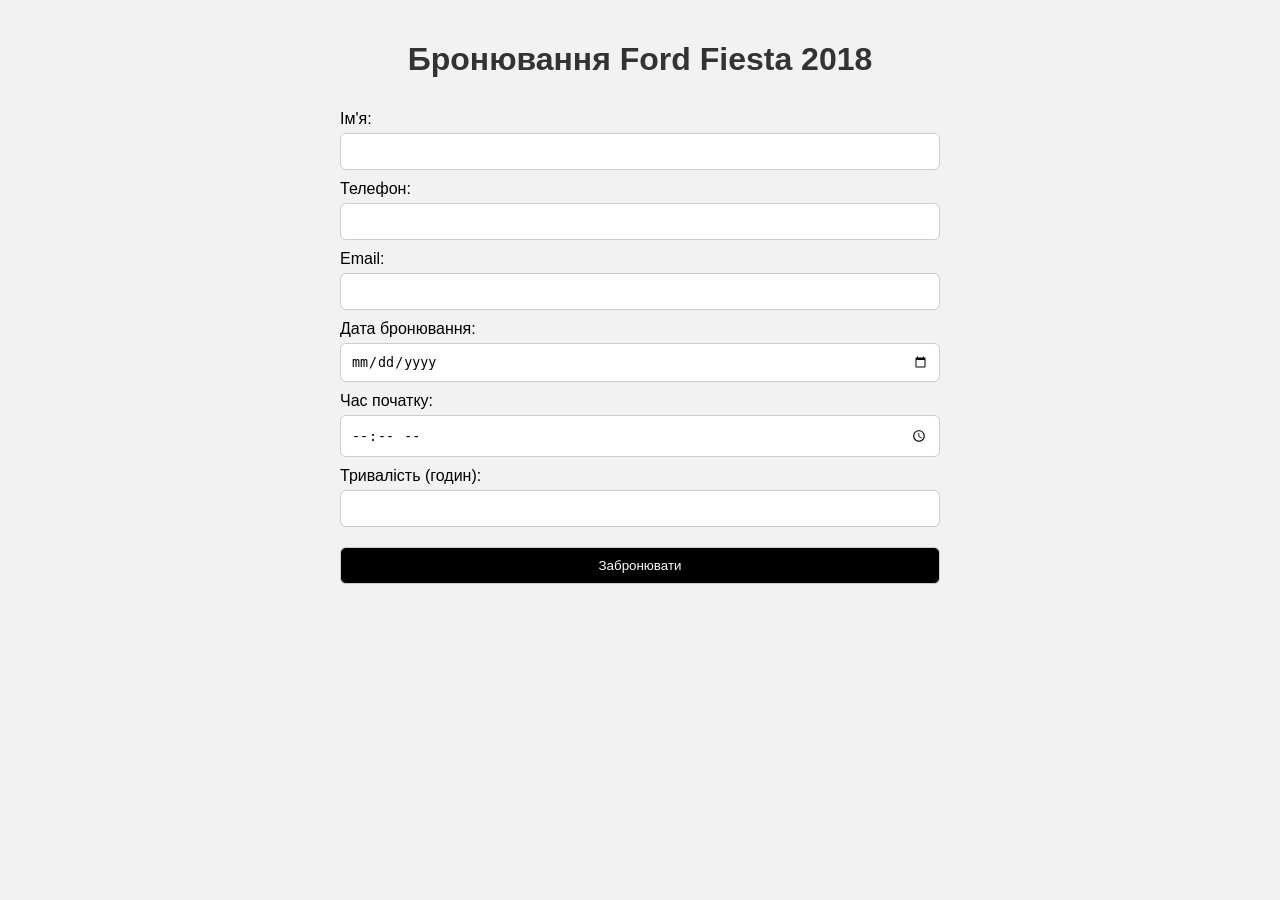
<file: Cars-booking/Fiesta.html>
<!DOCTYPE html>
<html lang="uk">
<head>
  <meta charset="UTF-8" />
  <meta name="viewport" content="width=device-width, initial-scale=1.0"/>
  <title>Бронювання авто</title>
  <link rel="stylesheet" href="booking.css" />
  <style>
    .success-message {
      display: none;
      margin-top: 20px;
      color: green;
      font-weight: bold;
      font-size: 18px;
    }
  </style>
</head>
<body>
  <h1>Бронювання Ford Fiesta 2018</h1>

  <form id="bookingForm" action="submit-booking.php" method="POST" class="booking-form">
    <label for="name">Ім'я:</label>
    <input type="text" id="name" name="name" required />

    <label for="phone">Телефон:</label>
    <input type="tel" id="phone" name="phone" required />

    <label for="email">Email:</label>
    <input type="email" id="email" name="email" required />

    <label for="date">Дата бронювання:</label>
    <input type="date" id="date" name="date" required />

    <label for="time">Час початку:</label>
    <input type="time" id="time" name="time" required />

    <label for="duration">Тривалість (годин):</label>
    <input type="number" id="duration" name="duration" min="1" required />

    <input type="hidden" name="car" value="Ford Fiesta 2018" />

    <button type="submit">Забронювати</button>
  </form>
  <div class="success-message" id="successMessage">Бронювання успішне!</div>
  <script>
    document.getElementById("bookingForm").addEventListener("submit", function(e) {
      e.preventDefault(); 
      document.getElementById("successMessage").style.display = "block";
      this.reset(); 
    });
  </script>
</body>
</html>
</file>
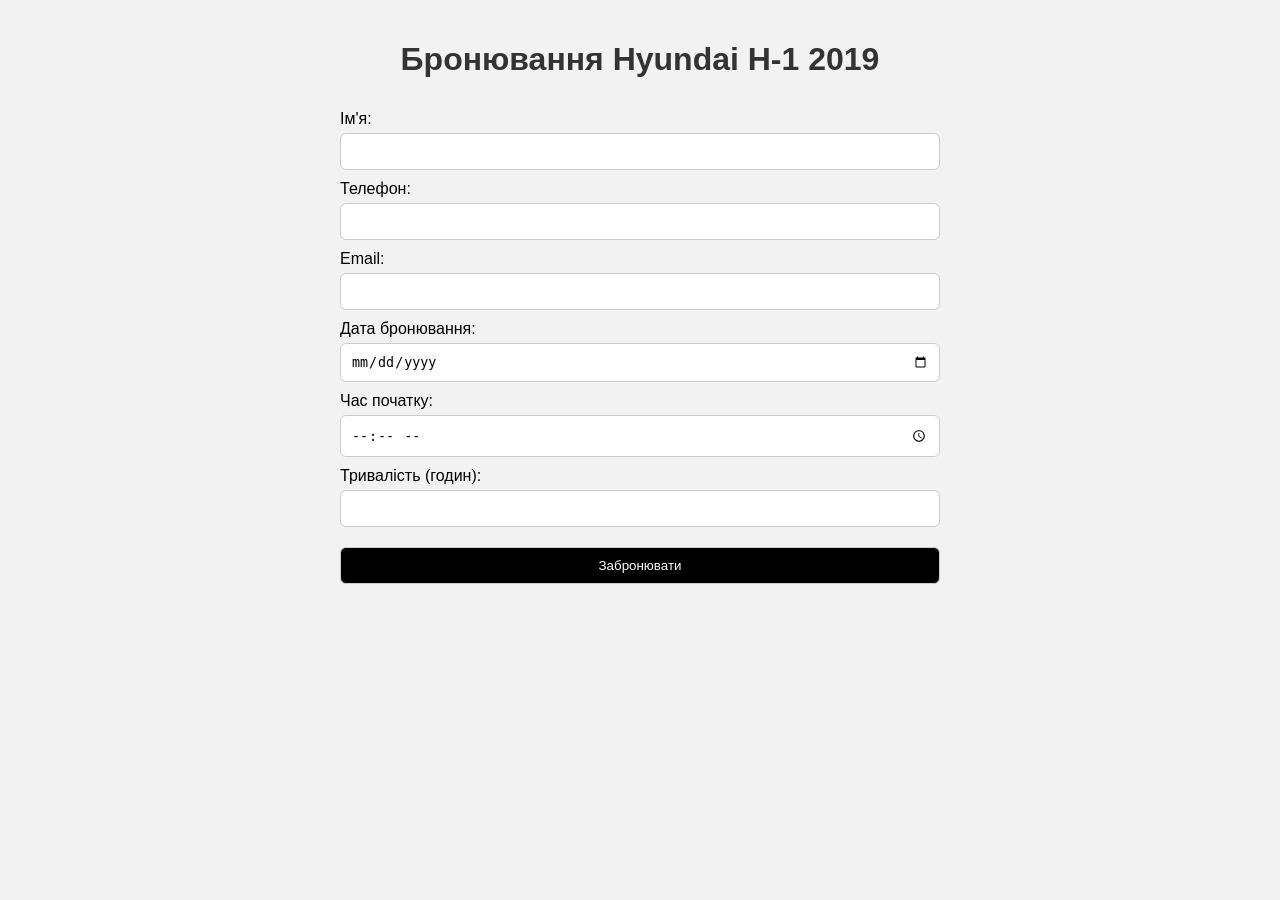
<file: Cars-booking/Hyundai.html>
<!DOCTYPE html>
<html lang="uk">
<head>
  <meta charset="UTF-8" />
  <meta name="viewport" content="width=device-width, initial-scale=1.0"/>
  <title>Бронювання авто</title>
  <link rel="stylesheet" href="booking.css" />
  <style>
    .success-message {
      display: none;
      margin-top: 20px;
      color: green;
      font-weight: bold;
      font-size: 18px;
    }
  </style>
</head>
<body>
  <h1>Бронювання Hyundai H-1 2019</h1>

  <form id="bookingForm" action="submit-booking.php" method="POST" class="booking-form">
    <label for="name">Ім'я:</label>
    <input type="text" id="name" name="name" required />

    <label for="phone">Телефон:</label>
    <input type="tel" id="phone" name="phone" required />

    <label for="email">Email:</label>
    <input type="email" id="email" name="email" required />

    <label for="date">Дата бронювання:</label>
    <input type="date" id="date" name="date" required />

    <label for="time">Час початку:</label>
    <input type="time" id="time" name="time" required />

    <label for="duration">Тривалість (годин):</label>
    <input type="number" id="duration" name="duration" min="1" required />

    <input type="hidden" name="car" value="Hyundai H-1 2019" />

    <button type="submit">Забронювати</button>
  </form>
  <div class="success-message" id="successMessage">Бронювання успішне!</div>
  <script>
    document.getElementById("bookingForm").addEventListener("submit", function(e) {
      e.preventDefault(); 
      document.getElementById("successMessage").style.display = "block";
      this.reset(); 
    });
  </script>
</body>
</html>
</file>
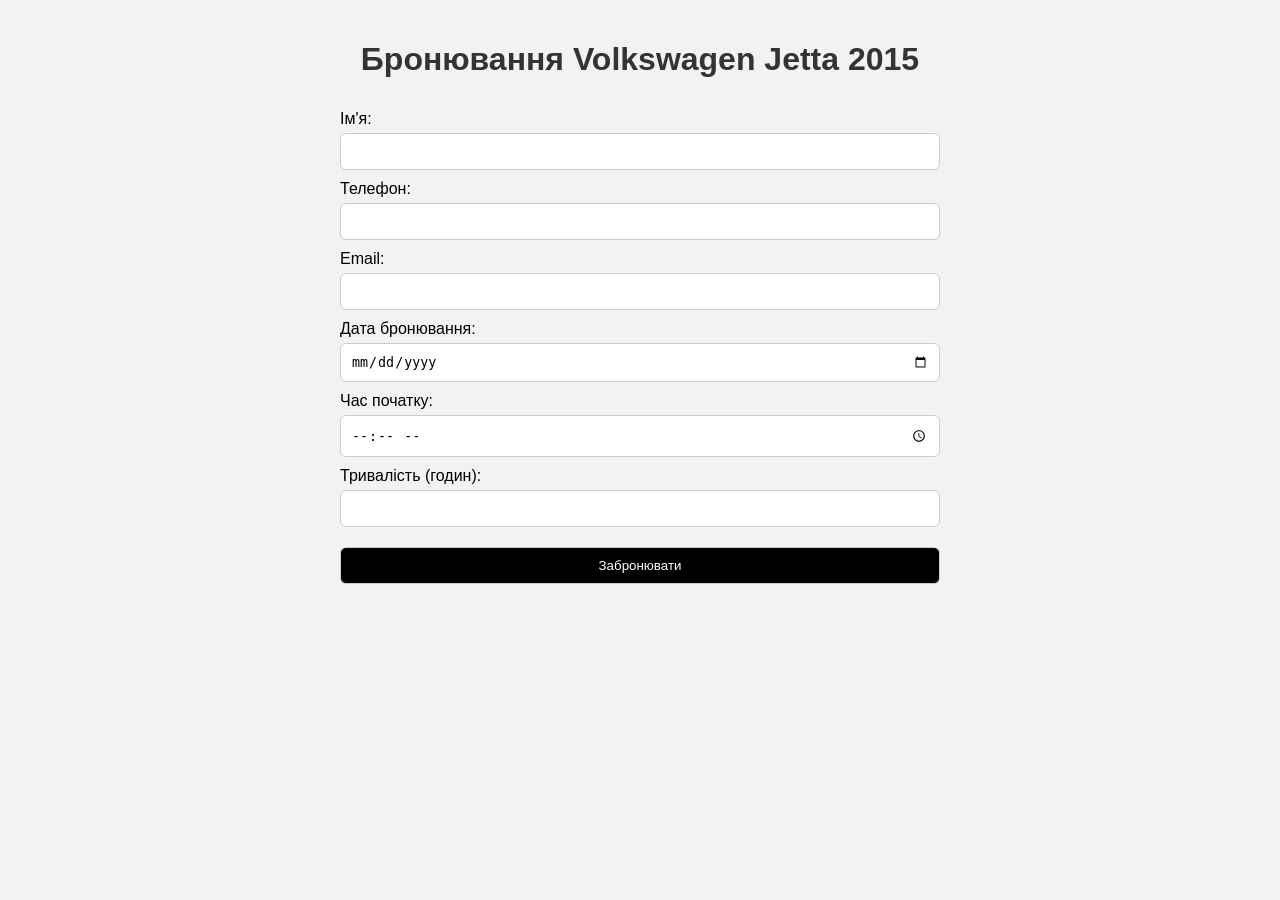
<file: Cars-booking/Jetta.html>
<!DOCTYPE html>
<html lang="uk">
<head>
  <meta charset="UTF-8" />
  <meta name="viewport" content="width=device-width, initial-scale=1.0"/>
  <title>Бронювання авто</title>
  <link rel="stylesheet" href="booking.css" />
  <style>
    .success-message {
      display: none;
      margin-top: 20px;
      color: green;
      font-weight: bold;
      font-size: 18px;
    }
  </style>
</head>
<body>
  <h1>Бронювання Volkswagen Jetta 2015</h1>

  <form id="bookingForm" action="submit-booking.php" method="POST" class="booking-form">
    <label for="name">Ім'я:</label>
    <input type="text" id="name" name="name" required />

    <label for="phone">Телефон:</label>
    <input type="tel" id="phone" name="phone" required />

    <label for="email">Email:</label>
    <input type="email" id="email" name="email" required />

    <label for="date">Дата бронювання:</label>
    <input type="date" id="date" name="date" required />

    <label for="time">Час початку:</label>
    <input type="time" id="time" name="time" required />

    <label for="duration">Тривалість (годин):</label>
    <input type="number" id="duration" name="duration" min="1" required />

    <input type="hidden" name="car" value="Volkswagen Jetta 2015" />

    <button type="submit">Забронювати</button>
  </form>
  <div class="success-message" id="successMessage">Бронювання успішне!</div>
  <script>
    document.getElementById("bookingForm").addEventListener("submit", function(e) {
      e.preventDefault(); 
      document.getElementById("successMessage").style.display = "block";
      this.reset(); 
    });
  </script>
</body>
</html>
</file>
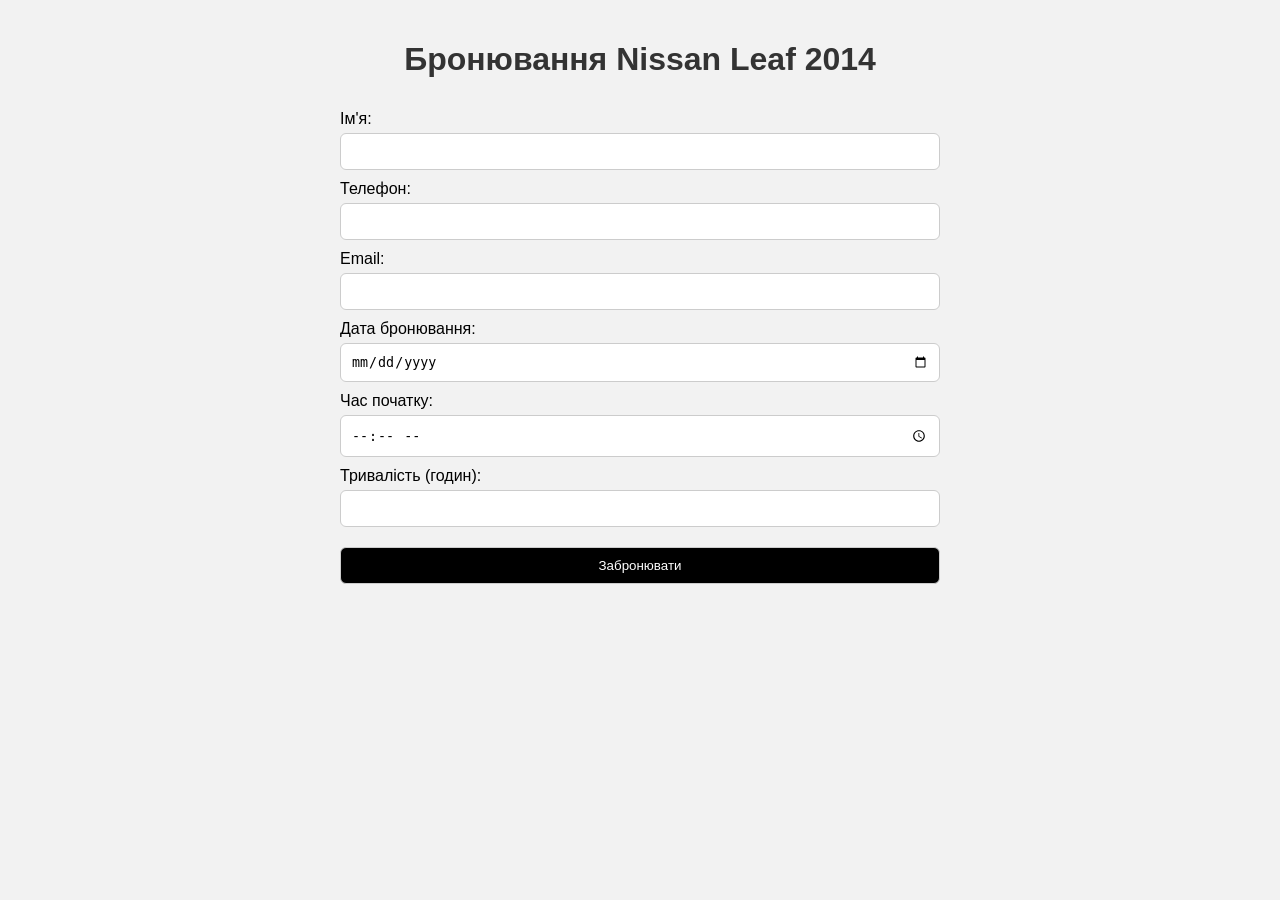
<file: Cars-booking/Leaf.html>
<!DOCTYPE html>
<html lang="uk">
<head>
  <meta charset="UTF-8" />
  <meta name="viewport" content="width=device-width, initial-scale=1.0"/>
  <title>Бронювання авто</title>
  <link rel="stylesheet" href="booking.css" />
  <style>
    .success-message {
      display: none;
      margin-top: 20px;
      color: green;
      font-weight: bold;
      font-size: 18px;
    }
  </style>
</head>
<body>
  <h1>Бронювання Nissan Leaf 2014</h1>

  <form id="bookingForm" action="submit-booking.php" method="POST" class="booking-form">
    <label for="name">Ім'я:</label>
    <input type="text" id="name" name="name" required />

    <label for="phone">Телефон:</label>
    <input type="tel" id="phone" name="phone" required />

    <label for="email">Email:</label>
    <input type="email" id="email" name="email" required />

    <label for="date">Дата бронювання:</label>
    <input type="date" id="date" name="date" required />

    <label for="time">Час початку:</label>
    <input type="time" id="time" name="time" required />

    <label for="duration">Тривалість (годин):</label>
    <input type="number" id="duration" name="duration" min="1" required />

    <input type="hidden" name="car" value="Nissan Leaf 2014" />

    <button type="submit">Забронювати</button>
  </form>
  <div class="success-message" id="successMessage">Бронювання успішне!</div>
  <script>
    document.getElementById("bookingForm").addEventListener("submit", function(e) {
      e.preventDefault(); 
      document.getElementById("successMessage").style.display = "block";
      this.reset(); 
    });
  </script>
</body>
</html>
</file>
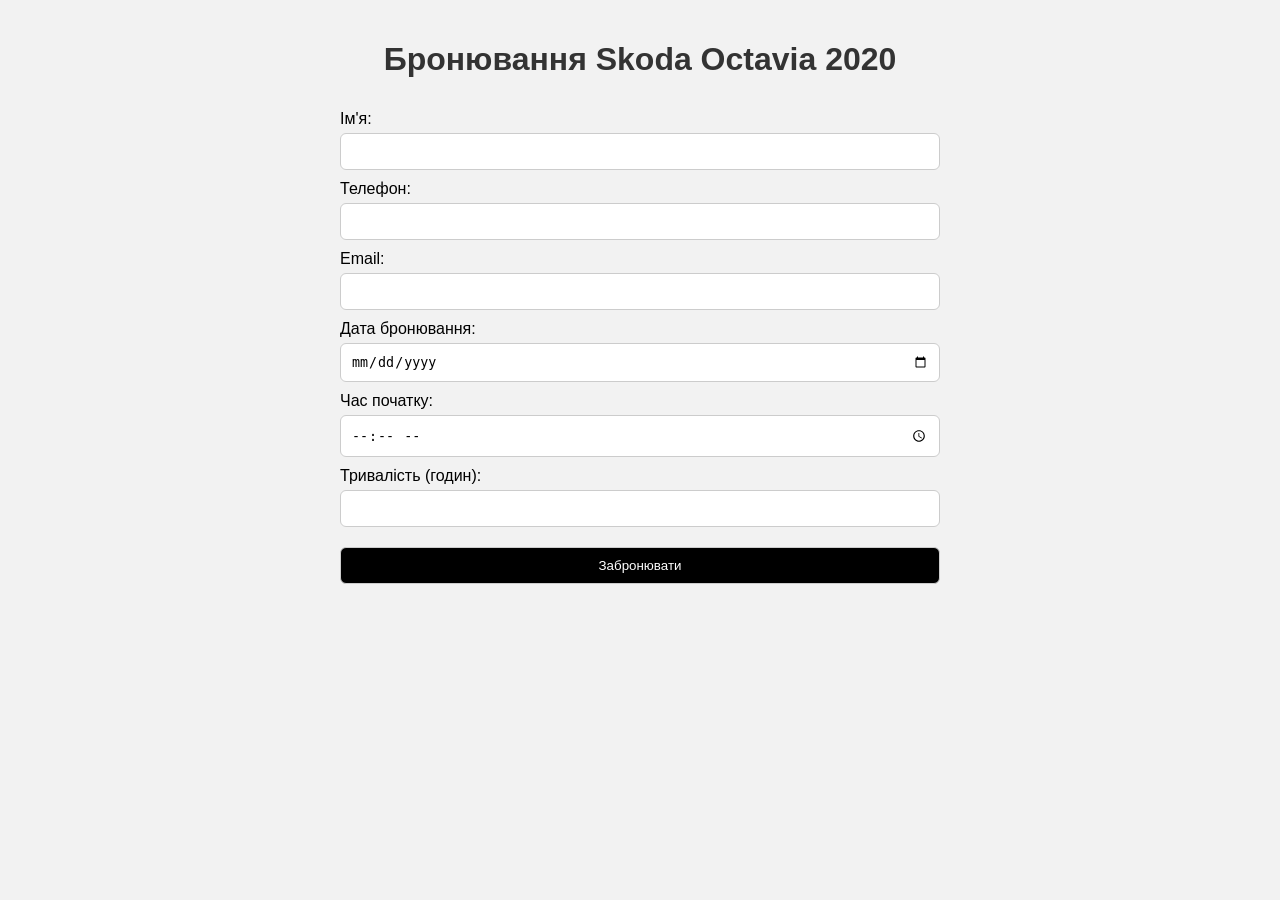
<file: Cars-booking/Octavia.html>
<!DOCTYPE html>
<html lang="uk">
<head>
  <meta charset="UTF-8" />
  <meta name="viewport" content="width=device-width, initial-scale=1.0"/>
  <title>Бронювання авто</title>
  <link rel="stylesheet" href="booking.css" />
  <style>
    .success-message {
      display: none;
      margin-top: 20px;
      color: green;
      font-weight: bold;
      font-size: 18px;
    }
  </style>
</head>
<body>
  <h1>Бронювання Skoda Octavia 2020</h1>

  <form id="bookingForm" action="submit-booking.php" method="POST" class="booking-form">
    <label for="name">Ім'я:</label>
    <input type="text" id="name" name="name" required />

    <label for="phone">Телефон:</label>
    <input type="tel" id="phone" name="phone" required />

    <label for="email">Email:</label>
    <input type="email" id="email" name="email" required />

    <label for="date">Дата бронювання:</label>
    <input type="date" id="date" name="date" required />

    <label for="time">Час початку:</label>
    <input type="time" id="time" name="time" required />

    <label for="duration">Тривалість (годин):</label>
    <input type="number" id="duration" name="duration" min="1" required />

    <input type="hidden" name="car" value="Skoda Octavia 2020" />

    <button type="submit">Забронювати</button>
  </form>
  <div class="success-message" id="successMessage">Бронювання успішне!</div>
  <script>
    document.getElementById("bookingForm").addEventListener("submit", function(e) {
      e.preventDefault(); 
      document.getElementById("successMessage").style.display = "block";
      this.reset(); 
    });
  </script>
</body>
</html>
</file>
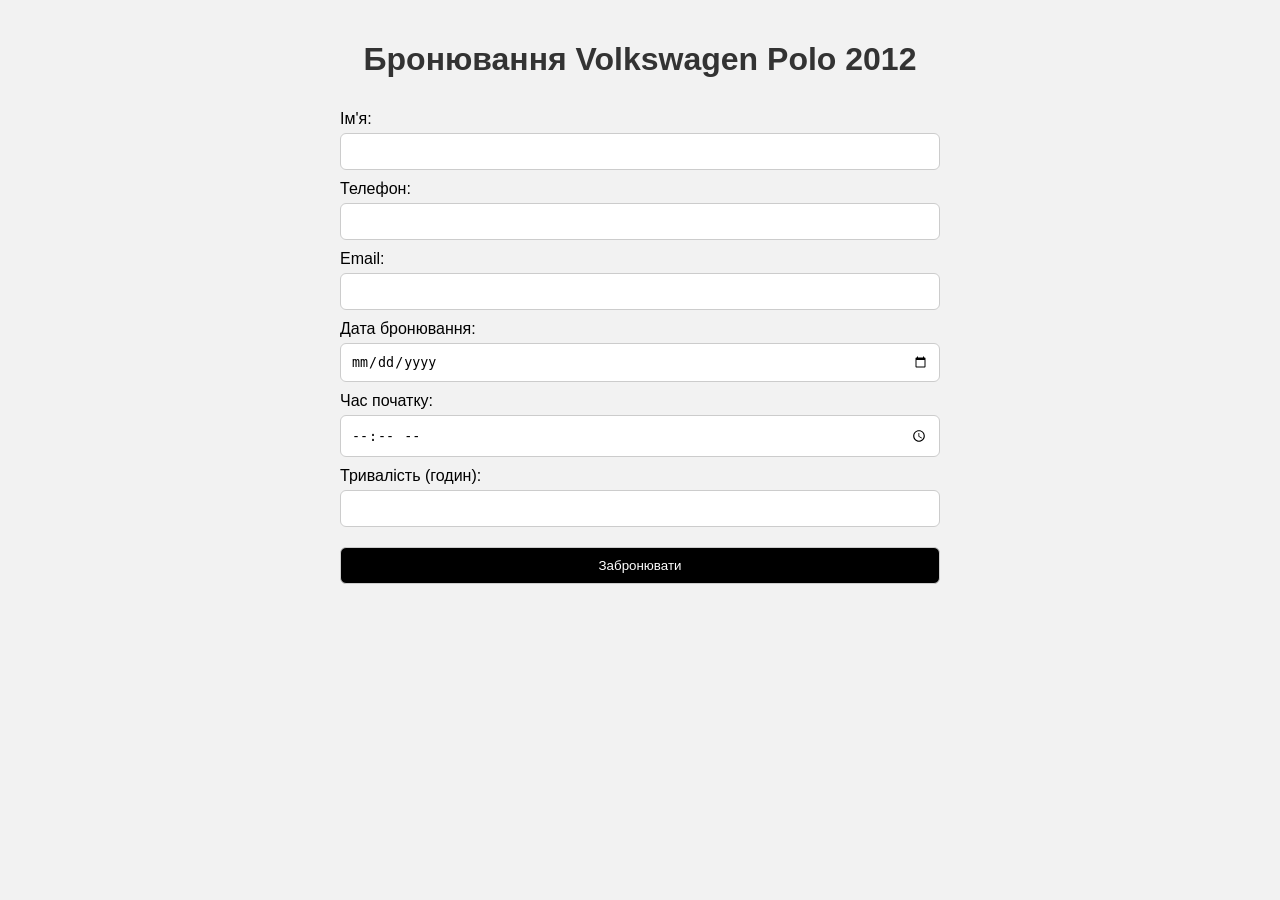
<file: Cars-booking/Polo.html>
<!DOCTYPE html>
<html lang="uk">
<head>
  <meta charset="UTF-8" />
  <meta name="viewport" content="width=device-width, initial-scale=1.0"/>
  <title>Бронювання авто</title>
  <link rel="stylesheet" href="booking.css" />
  <style>
    .success-message {
      display: none;
      margin-top: 20px;
      color: green;
      font-weight: bold;
      font-size: 18px;
    }
  </style>
</head>
<body>
  <h1>Бронювання Volkswagen Polo 2012</h1>

  <form id="bookingForm" action="submit-booking.php" method="POST" class="booking-form">
    <label for="name">Ім'я:</label>
    <input type="text" id="name" name="name" required />

    <label for="phone">Телефон:</label>
    <input type="tel" id="phone" name="phone" required />

    <label for="email">Email:</label>
    <input type="email" id="email" name="email" required />

    <label for="date">Дата бронювання:</label>
    <input type="date" id="date" name="date" required />

    <label for="time">Час початку:</label>
    <input type="time" id="time" name="time" required />

    <label for="duration">Тривалість (годин):</label>
    <input type="number" id="duration" name="duration" min="1" required />

    <input type="hidden" name="car" value="Volkswagen Polo 2012" />

    <button type="submit">Забронювати</button>
  </form>
  <div class="success-message" id="successMessage">Бронювання успішне!</div>
  <script>
    document.getElementById("bookingForm").addEventListener("submit", function(e) {
      e.preventDefault(); 
      document.getElementById("successMessage").style.display = "block";
      this.reset(); 
    });
  </script>
</body>
</html>
</file>
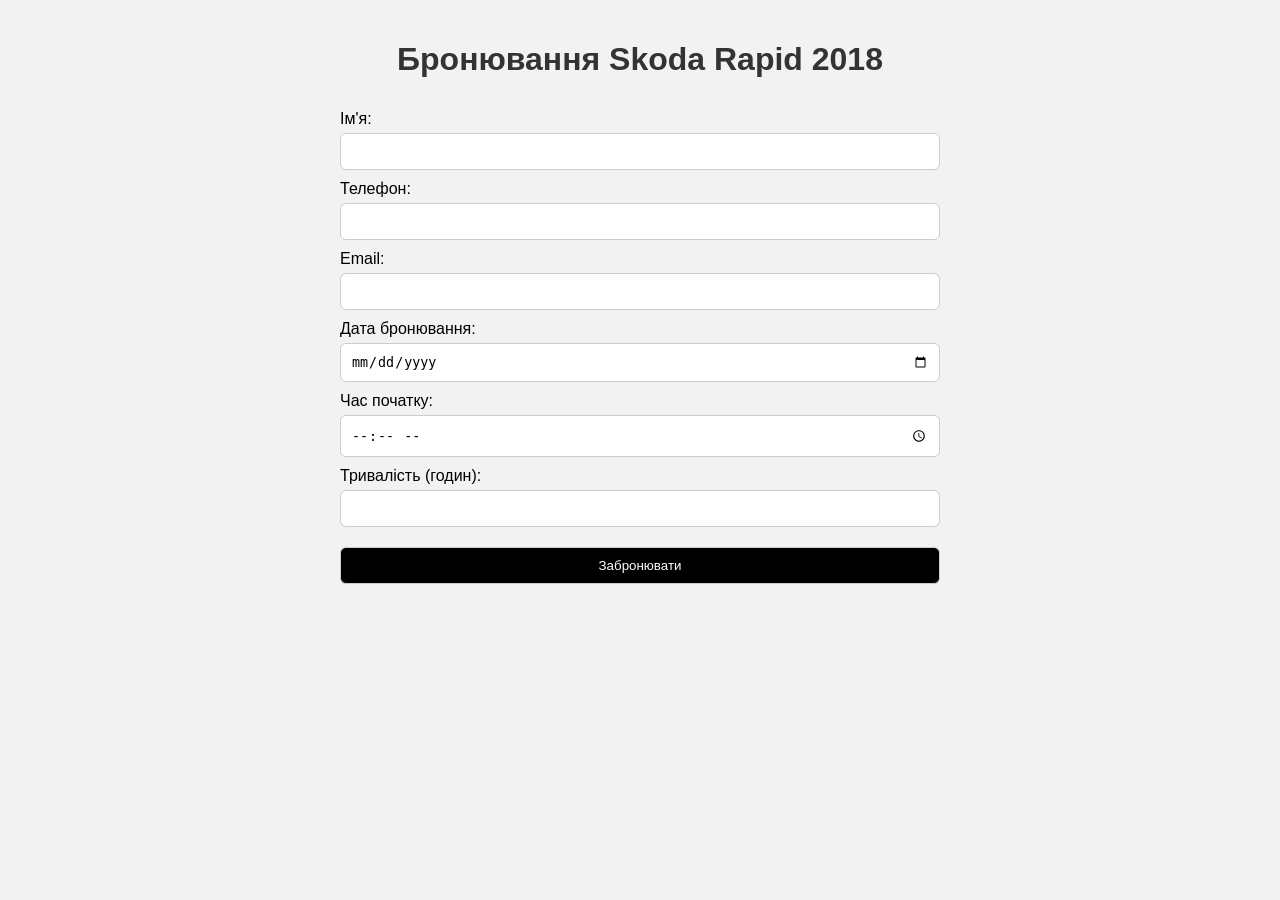
<file: Cars-booking/Rapid.html>
<!DOCTYPE html>
<html lang="uk">
<head>
  <meta charset="UTF-8" />
  <meta name="viewport" content="width=device-width, initial-scale=1.0"/>
  <title>Бронювання авто</title>
  <link rel="stylesheet" href="booking.css" />
  <style>
    .success-message {
      display: none;
      margin-top: 20px;
      color: green;
      font-weight: bold;
      font-size: 18px;
    }
  </style>
</head>
<body>
  <h1>Бронювання Skoda Rapid 2018</h1>

  <form id="bookingForm" class="booking-form">
    <label for="name">Ім'я:</label>
    <input type="text" id="name" name="name" required />

    <label for="phone">Телефон:</label>
    <input type="tel" id="phone" name="phone" required />

    <label for="email">Email:</label>
    <input type="email" id="email" name="email" required />

    <label for="date">Дата бронювання:</label>
    <input type="date" id="date" name="date" required />

    <label for="time">Час початку:</label>
    <input type="time" id="time" name="time" required />

    <label for="duration">Тривалість (годин):</label>
    <input type="number" id="duration" name="duration" min="1" required />

    <input type="hidden" name="car" value="Skoda Rapid 2018" />

    <button type="submit">Забронювати</button>
  </form>

  <div class="success-message" id="successMessage">Бронювання успішне!</div>

  <script>
    document.getElementById("bookingForm").addEventListener("submit", function(e) {
      e.preventDefault(); // зупиняє відправку форми на сервер
      document.getElementById("successMessage").style.display = "block";
      this.reset(); // очищає форму
    });
  </script>
</body>
</html>
</file>
<file: style.css>
html {
  scroll-behavior: smooth;
}

body {
  font-family: 'Segoe UI', sans-serif;
  margin: 0;
  padding: 20px;
  background-color: #f2f5f9;
  color: #333;
  }
  
  header {
    display: flex;
    justify-content: space-between;
    align-items: center;
    padding: 15px 40px;
    border-bottom: 2px solid #000000;
  }
  
  .logo {
    font-size: 20px;
    font-weight: bold;
  }
  
  nav {
    display: flex;
    align-items: center;
    gap: 25px;
  }
  
  .nav-links {
    display: flex;
    gap: 25px;
    margin-right: 20px;
  }
  
  nav a {
    text-decoration: none;
    color: black;
    font-size: 16px;
  }
  
  .cta-button {
    background-color: black;
    color: white;
    padding: 10px 20px;
    border: none;
    border-radius: 6px;
    cursor: pointer;
    font-size: 15px;
  }

  .catalog1-button {
    background-color: black;
    color: white;
    padding: 10px 20px;
    border: none;
    border-radius: 6px;
    cursor: pointer;
    font-size: 15px;
    margin-top: 20px;
    display: inline-block;
  }
  
  main {
    margin: 0;
    padding: 0;
  }
  
  section.hero {
    text-align: center;
    padding: 60px 20px 30px;
    max-width: 1200px;
    margin: 0 auto;
  }
  
  section.hero h1 {
    font-size: 64px;
    font-weight: bold;
    margin-bottom: 20px;
  }
  
  section.hero p {
    font-size: 26px;
    margin-bottom: 30px;
    color: #333;
  }
  
  section.hero .cta-button {
    background-color: black;
    color: white;
    padding: 14px 28px;
    border: none;
    border-radius: 8px;
    font-size: 18px;
    cursor: pointer;
  }
  
  .full-width-image {
    width: 70vw;
    height: 70vh;
    object-fit: cover;
    display: block;
    margin: 0 auto;
    border-radius: 0;
  }
  
  .info {
    position: relative;
    padding: 60px;
    border-radius: 20px;
    background-color: rgba(255, 255, 255, 0.85);
    backdrop-filter: blur(10px);
    overflow: hidden;
  
    max-width: 90vw; 
    margin: 40px auto; 
  }
  
  .bg-img {
    position: absolute;
    top: 0;
    left: 0;
    width: 100%;
    height: 100%;
    opacity: 0.3; 
    object-fit: cover;
    z-index: 0;
    pointer-events: none;
  }

  .Carsharing-easy{
    text-align: center;
  }
  .content {
    position: relative;
    z-index: 1;
    color: #000;
    line-height: 1.8;
    font-size: 20px;
    max-width: 100%;
    text-align: left;
  }

  section {
    text-align: center;
    max-width: 90vw;
    margin: 0 auto;
  }
  
  section img {
    width: 100%;
    max-width: 1000px;
    height: auto;
    margin-top: 20px;
    border-radius: 10px;
  }
  
  .content h2 {
    font-size: 28px;
    margin-bottom: 20px;
  }
  
  .content p,
  .content li {
    margin-bottom: 10px;
  }

  .car-catalog {
    padding: 60px 20px;
    background-color: #f9f9f9;
    border-radius: 20px;
    margin: 40px auto;
    max-width: 1200px;
    text-align: center;
  }
  
  .car-catalog h2 {
    font-size: 36px;
    margin-bottom: 10px;
  }
  
  .catalog-subtitle {
    font-size: 20px;
    margin-bottom: 40px;
    font-weight: bold;
  }
  
  .car-list {
    display: flex;
    justify-content: center;
    gap: 40px;
    flex-wrap: wrap;
  }
  
  .car-card {
    background-color: white;
    border: 1px solid #ddd;
    border-radius: 16px;
    padding: 20px;
    width: 250px;
    box-shadow: 0 4px 12px rgba(0,0,0,0.05);
    transition: transform 0.3s ease;
  }
  
  .car-card:hover {
    transform: translateY(-5px);
  }
  
  .car-card img {
    width: 100%;
    height: auto;
    border-radius: 12px;
    margin-bottom: 15px;
  }
  
  .car-card h3 {
    margin: 10px 0 5px;
    font-size: 20px;
  }
  
  .car-card p {
    margin: 4px 0;
    font-weight: bold;
    color: #333;
  }
  
  .catalog-button {
    margin-top: 40px;
    padding: 12px 24px;
    font-size: 18px;
  }

  .how-to-use {
    padding: 60px 20px;
    background-color: #ffffff;
    max-width: 1200px;
    margin-bottom: 0;
    border-radius: 20px;
    text-align: center;
  }
  
  .how-to-use h2 {
    font-size: 36px;
    margin-bottom: 40px;
  }
  
  .steps-grid {
    display: grid;
    grid-template-columns: repeat(auto-fit, minmax(250px, 1fr));
    gap: 30px;
  }
  
  .step {
    background-color: #f5f5f5;
    padding: 25px;
    border-radius: 16px;
    box-shadow: 0 4px 12px rgba(0,0,0,0.05);
  }
  
  .step h3 {
    font-size: 18px;
    margin-bottom: 10px;
    font-weight: bold;
  }
  
  .step p {
    font-size: 16px;
    color: #333;
  }
  
  .step.center {
    grid-column: -1 / 1;
    justify-self: center;
    margin-bottom: 0;
  }

  .reviews {
    background-color: #fff;
    max-width: 1300px;
    margin-bottom: -5px;
    margin-top: 20px;
    border-radius: 12px;
  }
  
  .reviews h2 {
    font-size: 48px;
    font-weight: bold;
    margin-bottom: 45px;
    border-bottom: 2px solid #000;
    display: inline-block;
  }
  
  .review-list {
    display: flex;
    flex-direction: row;
    gap: 60px;
    justify-content: center;
    flex-wrap: wrap;
  }
  
  .review-card {
    max-width: 500px;
  }
  
  .review-card h3 {
    font-size: 20px;
    font-weight: bold;
    margin-bottom: 16px;
  }
  
  .review-card p {
    font-size: 16px;
    line-height: 1.6;
    color: #333;
  }

  footer {
    border-top: 2px solid #000;
    padding: 2px 2px 0 2px; 
    background-color: #fff;
    font-size: 14px;
    color: #000;
    margin-bottom: 0;
    width: 100%;
    box-sizing: border-box;
  }
  
  .footer-container {
    margin: 0 auto;
    max-width: 1200px;
    padding: 0 15px;
    box-sizing: border-box;
  }
  
  .footer-top {
    display: flex;
    flex-wrap: wrap;
    justify-content: space-between;
    gap: 40px;
    margin-bottom: 30px;
  }
  
  .footer-logo {
    font-size: 24px;
    font-weight: bold;
    flex: 1 1 150px;
  }
  
  .footer-column {
    flex: 1 1 200px;
  }
  
  .footer-column h4 {
    font-weight: bold;
    margin-bottom: 10px;
  }
  
  .footer-column ul {
    list-style: none;
    padding: 0;
    margin: 0;
  }
  
  .footer-column ul li {
    margin-bottom: 6px;
  }
  
  .footer-column a {
    color: #000;
    text-decoration: none;
  }
  
  .footer-column a:hover {
    text-decoration: underline;
  }
  
  .footer-bottom {
    display: flex;
    justify-content: space-between;
    align-items: center;
    flex-wrap: wrap;
    border-top: 1px solid #ccc;
    padding-top: 20px;
  }
  
  .footer-socials a {
    margin-right: 10px;
    font-size: 18px;
    display: inline-block;
    margin-top: 140px;
    color: #000;
  }
  
  .contact-button {
    background-color: #000000;
    color: #ffffff !important;
    text-decoration: none;
    display: inline-block;
    border: none;
    padding: 10px 20px;
    font-weight: bold;
    margin-bottom: 20px;
    border-radius: 4px;
    cursor: pointer;
  }
  
  .contact-button:hover {
    background-color: #6f6f6f;
  }

/* --- Для телефонів --- */
.burger {
  display: none;
  font-size: 28px;
  background: none;
  border: none;
  cursor: pointer;
}

@media (max-width: 768px) {
  .burger {
    display: block;
    position: absolute;
    top: 20px;
    right: 20px;
    z-index: 1001;
  }
  
  nav {
    display: none;
    flex-direction: column;
    background-color: #fff;
    width: 100%;
    position: absolute;
    top: 70px;
    left: 0;
    padding: 20px;
    border-top: 1px solid #ccc;
    z-index: 1000;
  }
  
  nav.active {
    display: flex;
  }
  
  
  
  
  header {
    flex-direction: column;
    align-items: flex-start;
    padding: 10px 20px;
  }
  
  nav {
    flex-direction: column;
    align-items: flex-start;
    width: 100%;
    gap: 10px;
  }
  
  .nav-links {
    flex-direction: column;
    width: 100%;
    gap: 10px;
  }

  .cta-button {
    width: 75%;
    text-align: center;
  }

  section.hero h1 {
    font-size: 42px;
  }
  
  section.hero p {
    font-size: 20px;
  }
  
  section.hero .cta-button {
    width: 100%;
    padding: 12px 20px;
    font-size: 16px;
  }

  .full-width-image {
    width: 90vw;
    height: auto;
  }

  .info {
    padding: 30px 20px;
  }
  
  .content {
    font-size: 18px;
  }

  .car-catalog h2 {
    font-size: 28px;
  }
  
  .catalog-subtitle {
    font-size: 18px;
  }
  
  .car-list {
    flex-direction: column;
    align-items: center;
  }

  .car-card {
    width: 90%;
  }

  .how-to-use h2 {
    font-size: 28px;
  }

  .steps-grid {
    grid-template-columns: 1fr;
  }

  .reviews h2 {
    font-size: 36px;
  }
  
  .review-list {
    flex-direction: column;
    align-items: center;
  }

  .review-card {
    width: 90%;
  }

  .footer-top {
    flex-direction: column;
    align-items: flex-start;
  }

  .footer-bottom {
    flex-direction: column;
    align-items: flex-start;
    gap: 10px;

  }

  .footer-socials a {
    margin-top: 20px;
  }

  .contact-button {
    width: 100%;
    text-align: center;
  }

  .contact1 {
    margin-top: -100px;
  }

  .information {
    margin-top: -40px;
  }

  .rules {
    margin-top: -40px;
  }
}
</file>
<file: catalog.css>
body {
  font-family: 'Segoe UI', sans-serif;
  margin: 0;
  padding: 20px;
  background-color: #f2f5f9;
  color: #333;
}

h1 {
  text-align: center;
  margin-bottom: 30px;
}

header {
  display: flex;
  justify-content: space-between;
  align-items: center;
  padding: 15px 40px;
  border-bottom: 2px solid #000000;
  position: relative;
}

.logo {
  font-size: 20px;
  font-weight: bold;
}

nav {
  display: flex;
  align-items: center;
  gap: 25px;
}

.nav-links {
  list-style: none;
  display: flex;
  gap: 25px;
  margin-right: 20px;
}

nav a {
  text-decoration: none;
  color: black;
  font-size: 16px;
}

.cta-button {
  background-color: black;
  color: white;
  padding: 10px 20px;
  border: none;
  border-radius: 6px;
  cursor: pointer;
  font-size: 15px;
}

.catalog {
  display: grid;
  grid-template-columns: repeat(auto-fit, minmax(300px, 1fr));
  gap: 25px;
}

.car-card {
  background-color: #fff;
  border-radius: 20px;
  box-shadow: 0 8px 20px rgba(0, 0, 0, 0.08);
  overflow: hidden;
  transition: transform 0.2s ease;
}

.car-card:hover {
  transform: translateY(-5px);
}

.car-img {
  width: 100%;
  height: 180px;
  object-fit: contain;
  background: #e9edf2;
}

.car-info {
  padding: 15px 20px;
}

.car-info h2 {
  margin: 0 0 5px;
  font-size: 20px;
  color: #1a1a1a;
}

.car-info p {
  margin: 0 0 15px;
  font-size: 14px;
  color: #666;
}

.car-info ul {
  list-style: none;
  padding: 0;
  margin: 0;
}

.car-info li {
  padding: 6px 0;
  font-size: 14px;
  border-bottom: 1px solid #eee;
}

.select-button {
  display: inline-block;
  margin-top: 10px;
  padding: 10px 15px;
  background-color: #000000;
  color: white;
  text-decoration: none;
  border-radius: 8px;
  transition: background-color 0.3s;
}

.select-button:hover {
  background-color: #454e57;
}

.included-services {
  background-color: #f8f8f8;
  padding: 50px 20px;
  text-align: center;
  margin-top: 40px;
}

.included-services h2 {
  font-size: 26px;
  margin-bottom: 10px;
}

.included-services p {
  font-size: 16px;
  margin-bottom: 25px;
}

.services-grid {
  display: flex;
  flex-wrap: wrap;
  justify-content: center;
  gap: 30px;
}

.services-grid div {
  flex: 1;
  min-width: 250px;
  max-width: 350px;
  text-align: left;
}

.services-grid h3 {
  font-size: 20px;
  margin-bottom: 10px;
  font-weight: bold;
}

.services-grid p {
  font-size: 14px;
  color: #444;
  line-height: 1.5;
}

.how-to-use {
  background-color: #ffffff;
  padding: 40px 20px;
  text-align: left;
  margin-top: 20px;
}

.how-to-use h2 {
  font-size: 28px;
  margin-bottom: 20px;
}

.how-to-use ol {
  max-width: 600px;
  text-align: left;
}

.how-to-use li {
  margin-bottom: 10px;
  font-size: 18px;
}

.car-delivery {
  background-color: #ffffff;
  padding: 50px 20px;
  text-align: center;
  margin-top: 40px;
}

.car-delivery h2 {
  font-size: 28px;
  margin-bottom: 15px;
}

.car-delivery p {
  font-size: 16px;
  margin: 10px 0;
}

.delivery-benefits {
  display: flex;
  justify-content: space-around;
  flex-wrap: wrap;
  margin: 30px 0;
  gap: 20px;
}

.delivery-benefits div {
  flex: 1;
  min-width: 250px;
  max-width: 320px;
}

.delivery-benefits h3 {
  font-size: 20px;
  margin-bottom: 10px;
  font-weight: bold;
}

.delivery-benefits p {
  font-size: 14px;
  color: #444;
}

.delivery-note {
  font-weight: 500;
  margin: 25px 0;
}

footer {
  border-top: 2px solid #000;
  padding: 20px;
  background-color: #fff;
  font-size: 14px;
  color: #000;
}

.footer-top {
  display: flex;
  flex-wrap: wrap;
  justify-content: space-between;
  gap: 40px;
  margin-bottom: 30px;
}

.footer-logo {
  font-size: 24px;
  font-weight: bold;
  flex: 1 1 150px;
}

.footer-column {
  flex: 1 1 200px;
  
}

.footer-column h4 {
  font-weight: bold;
  margin-bottom: 10px;
  
}

.footer-column ul {
  list-style: none;
  padding: 0;
  margin: 0;
  margin-bottom: 20px;
}

.footer-column ul li {
  margin-bottom: 6px;
}

.footer-column a {
  color: #000;
  text-decoration: none;
}

.footer-column a:hover {
  text-decoration: underline;
}

.footer-bottom {
  display: flex;
  justify-content: space-between;
  align-items: center;
  flex-wrap: wrap;
  border-top: 1px solid #ccc;
  padding-top: 20px;
}

.footer-socials a {
  margin-right: 10px;
  font-size: 18px;
  color: #000;
}

.contact-button {
  background-color: #000000;
  color: #ffffff !important;
  text-decoration: none;
  border: none;
  padding: 10px 20px;
  font-weight: bold;
  cursor: pointer;
  border-radius: 4px;

}

.contact-button:hover {
  background-color: #6f6f6f;
}

.burger {
  display: none;
  font-size: 26px;
  cursor: pointer;
  color: black;
}


@media (max-width: 768px) {
  header {
    flex-direction: column;
    align-items: flex-start;
    padding: 10px 20px;
  }

  .logo {
    font-size: 18px;
  }

  .burger {
    display: block;
    align-self: flex-end;
  }

  nav {
    position: relative;
    width: 100%;
    flex-direction: column;
    align-items: flex-start;
  }

  .nav-links {
    display: none;
    flex-direction: column;
    position: absolute;
    top: 60px;
    right: 20px;
    background-color: #fff;
    padding: 15px;
    border-radius: 8px;
    box-shadow: 0 10px 20px rgba(0, 0, 0, 0.1);
    min-width: 200px;
    z-index: 999;
  }

  .nav-links.active {
    display: flex;
  }

  .nav-links a {
    font-size: 16px;
    padding: 10px 0;
    width: 100%;
  }

  .catalog {
    grid-template-columns: 1fr;
  }

  .footer-top {
    flex-direction: column;
  }

  .footer-column {
    margin-bottom: 20px;
  }

  .contact1 {
    margin-top: -100px;
  }
  
  .information {
    margin-top: -40px;
  }
  
  .rules {
    margin-top: -40px;
  }
}
</file>
<file: Cars-booking/booking.css>
body {
    font-family: sans-serif;
    max-width: 600px;
    margin: 0 auto;
    padding: 20px;
    background-color: #f2f2f2;
  }
  
  h1 {
    text-align: center;
    color: #333;
  }
  
  .booking-form {
    display: flex;
    flex-direction: column;
  }
  
  .booking-form label {
    margin-top: 10px;
  }
  
  .booking-form input,
  .booking-form button {
    padding: 10px;
    margin-top: 5px;
    border-radius: 6px;
    border: 1px solid #ccc;
  }
  
  .booking-form button {
    background-color: #000000;
    color: white;
    margin-top: 20px;
    cursor: pointer;
  }
  
  .booking-form button:hover {
    background-color: #414141;
  }
</file>
